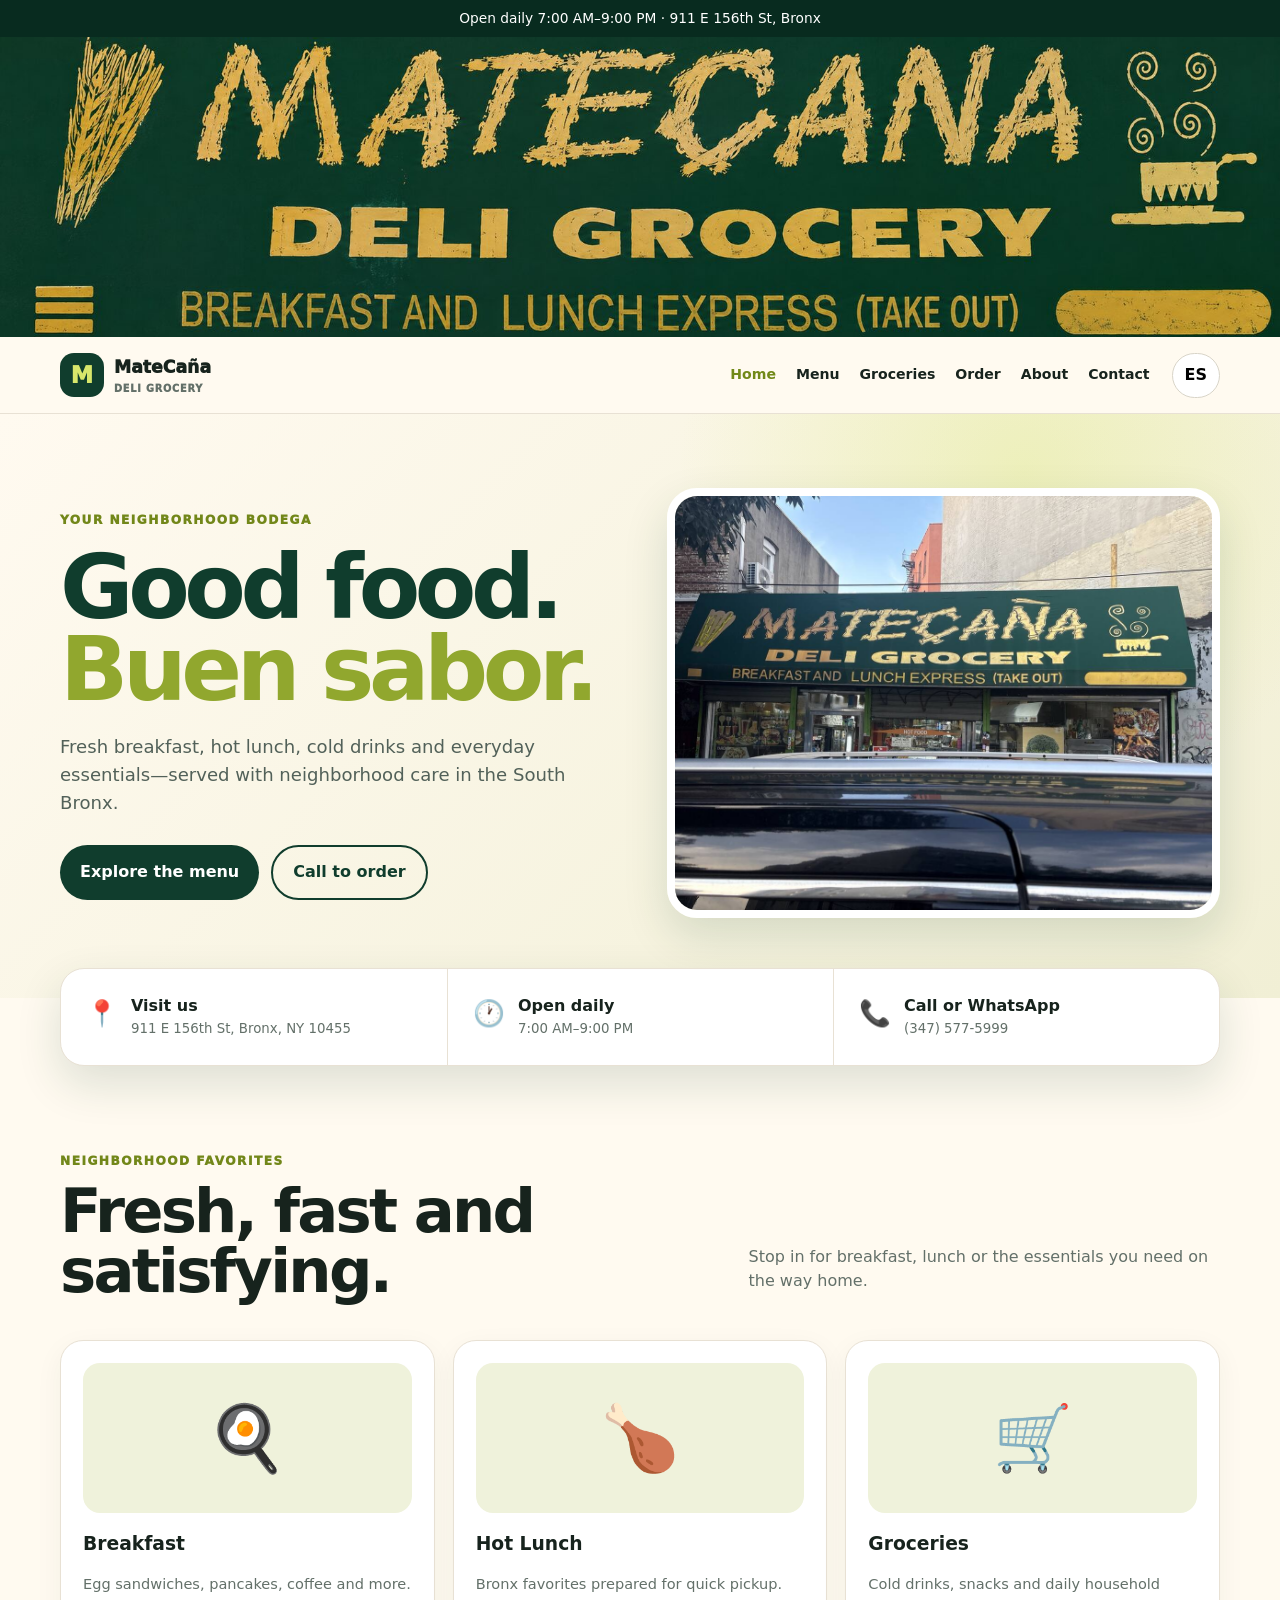
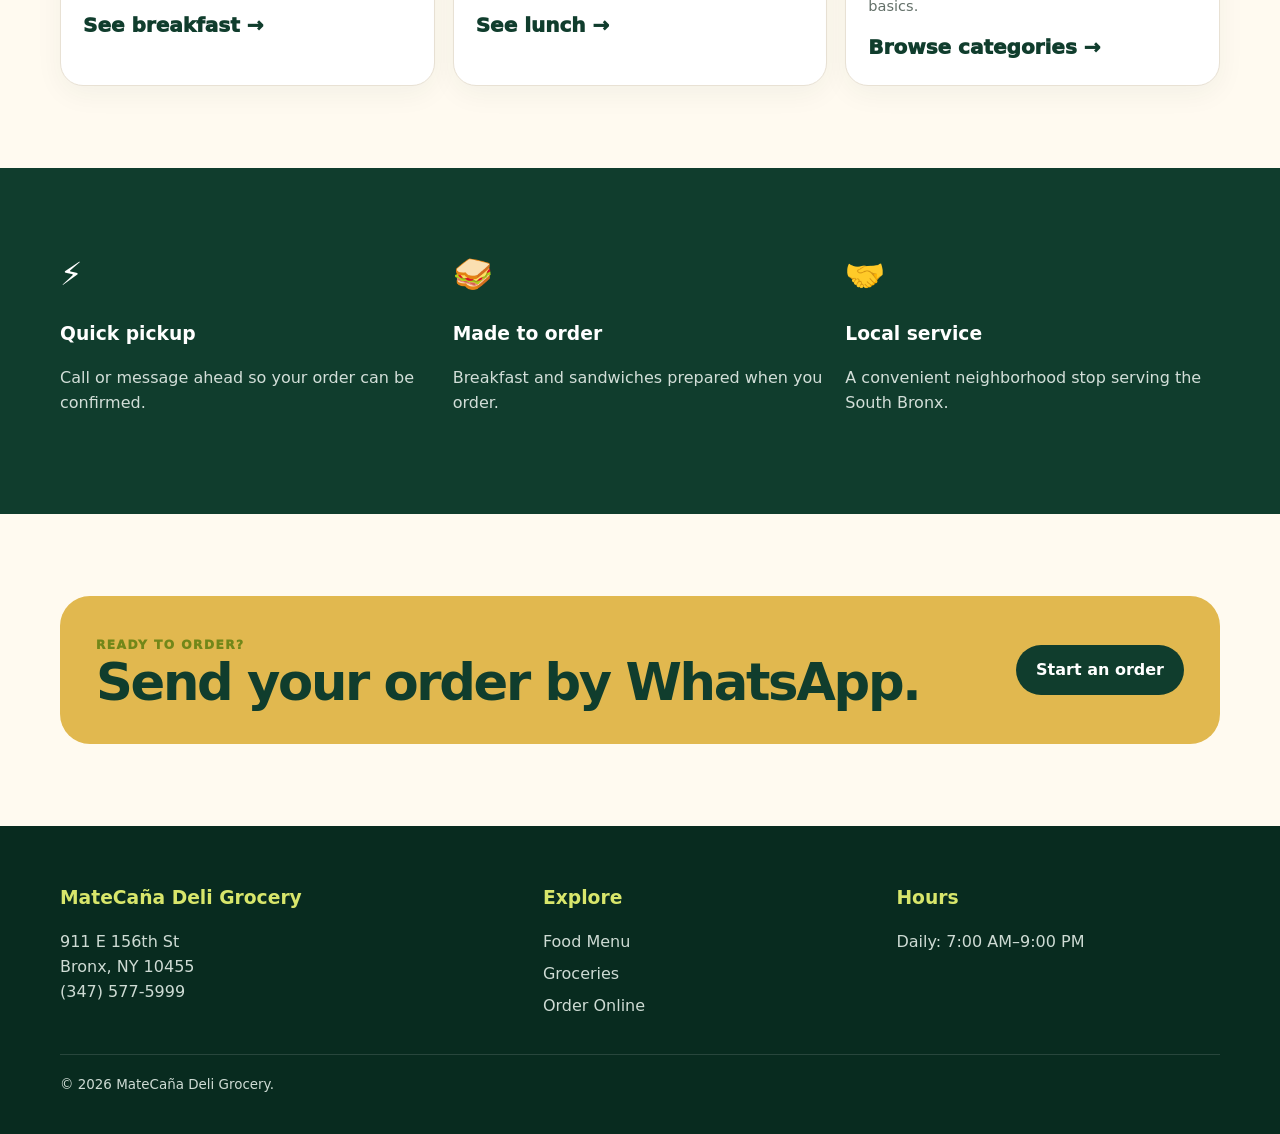
<file: index.html>
<!doctype html><html lang="en"><head><meta charset="utf-8"><meta name="viewport" content="width=device-width,initial-scale=1"><meta name="description" content="MateCaña Deli Grocery in the Bronx—breakfast, lunch, groceries and neighborhood essentials."><title>MateCaña Deli Grocery | Bronx, NY</title><link rel="stylesheet" href="styles.css?v=2"></head><body>
<div class="topbar" data-en="Open daily 7:00 AM–9:00 PM · 911 E 156th St, Bronx" data-es="Abierto todos los días 7:00 AM–9:00 PM · 911 E 156th St, Bronx">Open daily 7:00 AM–9:00 PM · 911 E 156th St, Bronx</div><a class="original-banner" href="index.html" aria-label="MateCaña home"><img src="assets/matecana-original-banner.jpg" alt="MateCaña Deli Grocery — Breakfast and Lunch Express"></a>
<nav class="nav"><div class="wrap navin"><a class="brand" href="index.html"><span class="brandmark">M</span><div>MateCaña<small>Deli Grocery</small></div></a><div class="links"><a class="active" href="index.html" data-en="Home" data-es="Inicio">Home</a><a href="menu.html" data-en="Menu" data-es="Menú">Menu</a><a href="groceries.html" data-en="Groceries" data-es="Productos">Groceries</a><a href="order.html" data-en="Order" data-es="Ordenar">Order</a><a href="about.html" data-en="About" data-es="Nosotros">About</a><a href="contact.html" data-en="Contact" data-es="Contacto">Contact</a></div><button class="lang">ES</button><button class="menu-toggle" aria-label="Menu">☰</button></div></nav>
<main><header class="hero"><div class="wrap hero-grid"><div><span class="eyebrow" data-en="Your neighborhood bodega" data-es="Tu bodega del vecindario">Your neighborhood bodega</span><h1>Good food.<br><em>Buen sabor.</em></h1><p class="lead" data-en="Fresh breakfast, hot lunch, cold drinks and everyday essentials—served with neighborhood care in the South Bronx." data-es="Desayuno fresco, almuerzo caliente, bebidas frías y productos diarios—servidos con cariño en el Sur del Bronx.">Fresh breakfast, hot lunch, cold drinks and everyday essentials—served with neighborhood care in the South Bronx.</p><div class="actions"><a class="button" href="menu.html" data-en="Explore the menu" data-es="Ver el menú">Explore the menu</a><a class="button outline" href="tel:+13475775999" data-en="Call to order" data-es="Llamar para ordenar">Call to order</a></div></div><img class="storefront" src="assets/matecana-storefront.jpeg" alt="MateCaña Deli Grocery storefront"></div></header>
<div class="quick"><div class="wrap quickgrid"><div class="quickitem"><span>📍</span><div><b data-en="Visit us" data-es="Visítanos">Visit us</b><small>911 E 156th St, Bronx, NY 10455</small></div></div><div class="quickitem"><span>🕐</span><div><b data-en="Open daily" data-es="Abierto todos los días">Open daily</b><small>7:00 AM–9:00 PM</small></div></div><div class="quickitem"><span>📞</span><div><b data-en="Call or WhatsApp" data-es="Llama o WhatsApp">Call or WhatsApp</b><small>(347) 577-5999</small></div></div></div></div>
<section><div class="wrap"><div class="sectionhead"><div><span class="kicker" data-en="Neighborhood favorites" data-es="Favoritos del barrio">Neighborhood favorites</span><h2 data-en="Fresh, fast and satisfying." data-es="Fresco, rápido y sabroso.">Fresh, fast and satisfying.</h2></div><p data-en="Stop in for breakfast, lunch or the essentials you need on the way home." data-es="Pasa por desayuno, almuerzo o los productos que necesitas de camino a casa.">Stop in for breakfast, lunch or the essentials you need on the way home.</p></div><div class="grid3"><article class="card"><div class="art">🍳</div><h3 data-en="Breakfast" data-es="Desayuno">Breakfast</h3><p data-en="Egg sandwiches, pancakes, coffee and more." data-es="Sándwiches de huevo, pancakes, café y más.">Egg sandwiches, pancakes, coffee and more.</p><a class="price" href="menu.html" data-en="See breakfast →" data-es="Ver desayuno →">See breakfast →</a></article><article class="card"><div class="art">🍗</div><h3 data-en="Hot Lunch" data-es="Almuerzo Caliente">Hot Lunch</h3><p data-en="Bronx favorites prepared for quick pickup." data-es="Favoritos del Bronx preparados para recogida rápida.">Bronx favorites prepared for quick pickup.</p><a class="price" href="menu.html" data-en="See lunch →" data-es="Ver almuerzo →">See lunch →</a></article><article class="card"><div class="art">🛒</div><h3 data-en="Groceries" data-es="Productos">Groceries</h3><p data-en="Cold drinks, snacks and daily household basics." data-es="Bebidas frías, meriendas y artículos básicos.">Cold drinks, snacks and daily household basics.</p><a class="price" href="groceries.html" data-en="Browse categories →" data-es="Ver categorías →">Browse categories →</a></article></div></div></section>
<section class="dark"><div class="wrap grid3"><div><span class="featureicon">⚡</span><h3 data-en="Quick pickup" data-es="Recogida rápida">Quick pickup</h3><p data-en="Call or message ahead so your order can be confirmed." data-es="Llama o escribe antes para confirmar tu orden.">Call or message ahead so your order can be confirmed.</p></div><div><span class="featureicon">🥪</span><h3 data-en="Made to order" data-es="Hecho al momento">Made to order</h3><p data-en="Breakfast and sandwiches prepared when you order." data-es="Desayunos y sándwiches preparados al ordenar.">Breakfast and sandwiches prepared when you order.</p></div><div><span class="featureicon">🤝</span><h3 data-en="Local service" data-es="Servicio local">Local service</h3><p data-en="A convenient neighborhood stop serving the South Bronx." data-es="Una parada conveniente que sirve al Sur del Bronx.">A convenient neighborhood stop serving the South Bronx.</p></div></div></section>
<section><div class="wrap cta"><div><span class="kicker" data-en="Ready to order?" data-es="¿Listo para ordenar?">Ready to order?</span><h2 data-en="Send your order by WhatsApp." data-es="Envía tu orden por WhatsApp.">Send your order by WhatsApp.</h2></div><a class="button" href="https://wa.me/13475775999" target="_blank" rel="noopener" data-en="Start an order" data-es="Comenzar una orden">Start an order</a></div></section></main>
<footer class="footer"><div class="wrap footergrid"><div><h3>MateCaña Deli Grocery</h3><p>911 E 156th St<br>Bronx, NY 10455<br>(347) 577-5999</p></div><div><h3 data-en="Explore" data-es="Explorar">Explore</h3><a href="menu.html" data-en="Food Menu" data-es="Menú de Comida">Food Menu</a><a href="groceries.html" data-en="Groceries" data-es="Productos">Groceries</a><a href="order.html" data-en="Order Online" data-es="Ordenar">Order Online</a></div><div><h3 data-en="Hours" data-es="Horario">Hours</h3><p data-en="Daily: 7:00 AM–9:00 PM" data-es="Todos los días: 7:00 AM–9:00 PM">Daily: 7:00 AM–9:00 PM</p></div></div><div class="wrap copyright">© <span data-year></span> MateCaña Deli Grocery.</div></footer><script src="site.js"></script></body></html>
</file>
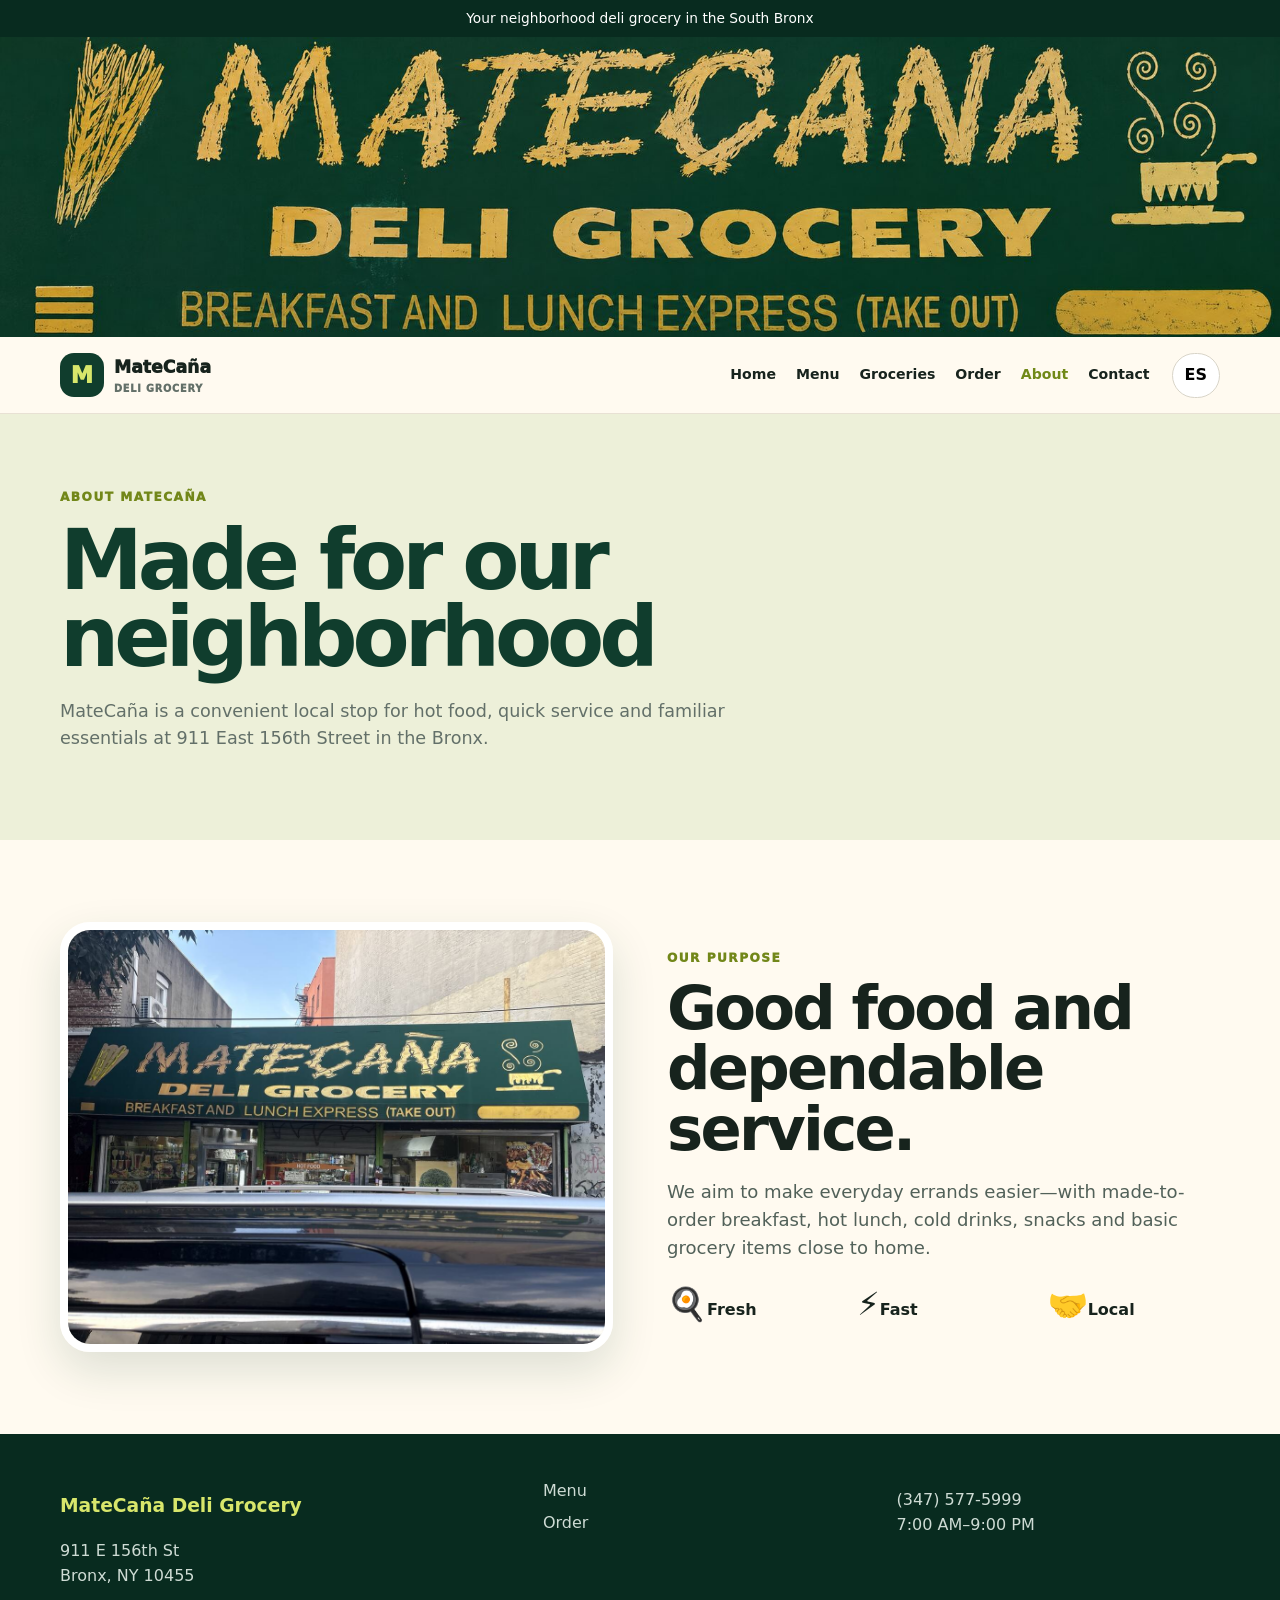
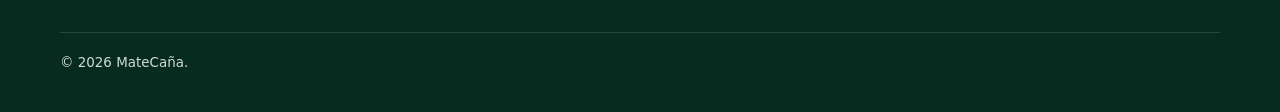
<file: about.html>
<!doctype html><html lang="en"><head><meta charset="utf-8"><meta name="viewport" content="width=device-width,initial-scale=1"><meta name="description" content="About MateCaña Deli Grocery in the South Bronx."><title>About Us | MateCaña</title><link rel="stylesheet" href="styles.css?v=2"></head><body><div class="topbar" data-en="Your neighborhood deli grocery in the South Bronx" data-es="Tu deli grocery del vecindario en el Sur del Bronx">Your neighborhood deli grocery in the South Bronx</div><a class="original-banner" href="index.html" aria-label="MateCaña home"><img src="assets/matecana-original-banner.jpg" alt="MateCaña Deli Grocery — Breakfast and Lunch Express"></a><nav class="nav"><div class="wrap navin"><a class="brand" href="index.html"><span class="brandmark">M</span><div>MateCaña<small>Deli Grocery</small></div></a><div class="links"><a href="index.html" data-en="Home" data-es="Inicio">Home</a><a href="menu.html" data-en="Menu" data-es="Menú">Menu</a><a href="groceries.html" data-en="Groceries" data-es="Productos">Groceries</a><a href="order.html" data-en="Order" data-es="Ordenar">Order</a><a class="active" href="about.html" data-en="About" data-es="Nosotros">About</a><a href="contact.html" data-en="Contact" data-es="Contacto">Contact</a></div><button class="lang">ES</button><button class="menu-toggle" aria-label="Menu">☰</button></div></nav><main><header class="pagehero"><div class="wrap"><span class="kicker" data-en="About MateCaña" data-es="Sobre MateCaña">About MateCaña</span><h1 data-en="Made for our neighborhood" data-es="Hecho para nuestro vecindario">Made for our neighborhood</h1><p data-en="MateCaña is a convenient local stop for hot food, quick service and familiar essentials at 911 East 156th Street in the Bronx." data-es="MateCaña es una parada local conveniente para comida caliente, servicio rápido y productos esenciales en 911 East 156th Street en el Bronx.">MateCaña is a convenient local stop for hot food, quick service and familiar essentials at 911 East 156th Street in the Bronx.</p></div></header><section><div class="wrap hero-grid"><img class="storefront" src="assets/matecana-storefront.jpeg" alt="MateCaña storefront"><div><span class="kicker" data-en="Our purpose" data-es="Nuestro propósito">Our purpose</span><h2 data-en="Good food and dependable service." data-es="Buena comida y servicio confiable.">Good food and dependable service.</h2><p class="lead" data-en="We aim to make everyday errands easier—with made-to-order breakfast, hot lunch, cold drinks, snacks and basic grocery items close to home." data-es="Queremos facilitar las diligencias diarias—con desayuno al momento, almuerzo caliente, bebidas frías, meriendas y productos básicos cerca de casa.">We aim to make everyday errands easier—with made-to-order breakfast, hot lunch, cold drinks, snacks and basic grocery items close to home.</p><div class="grid3"><div><span class="featureicon">🍳</span><b data-en="Fresh" data-es="Fresco">Fresh</b></div><div><span class="featureicon">⚡</span><b data-en="Fast" data-es="Rápido">Fast</b></div><div><span class="featureicon">🤝</span><b data-en="Local" data-es="Local">Local</b></div></div></div></div></section></main><footer class="footer"><div class="wrap footergrid"><div><h3>MateCaña Deli Grocery</h3><p>911 E 156th St<br>Bronx, NY 10455</p></div><div><a href="menu.html" data-en="Menu" data-es="Menú">Menu</a><a href="order.html" data-en="Order" data-es="Ordenar">Order</a></div><div><p>(347) 577-5999<br>7:00 AM–9:00 PM</p></div></div><div class="wrap copyright">© <span data-year></span> MateCaña.</div></footer><script src="site.js"></script></body></html>
</file>
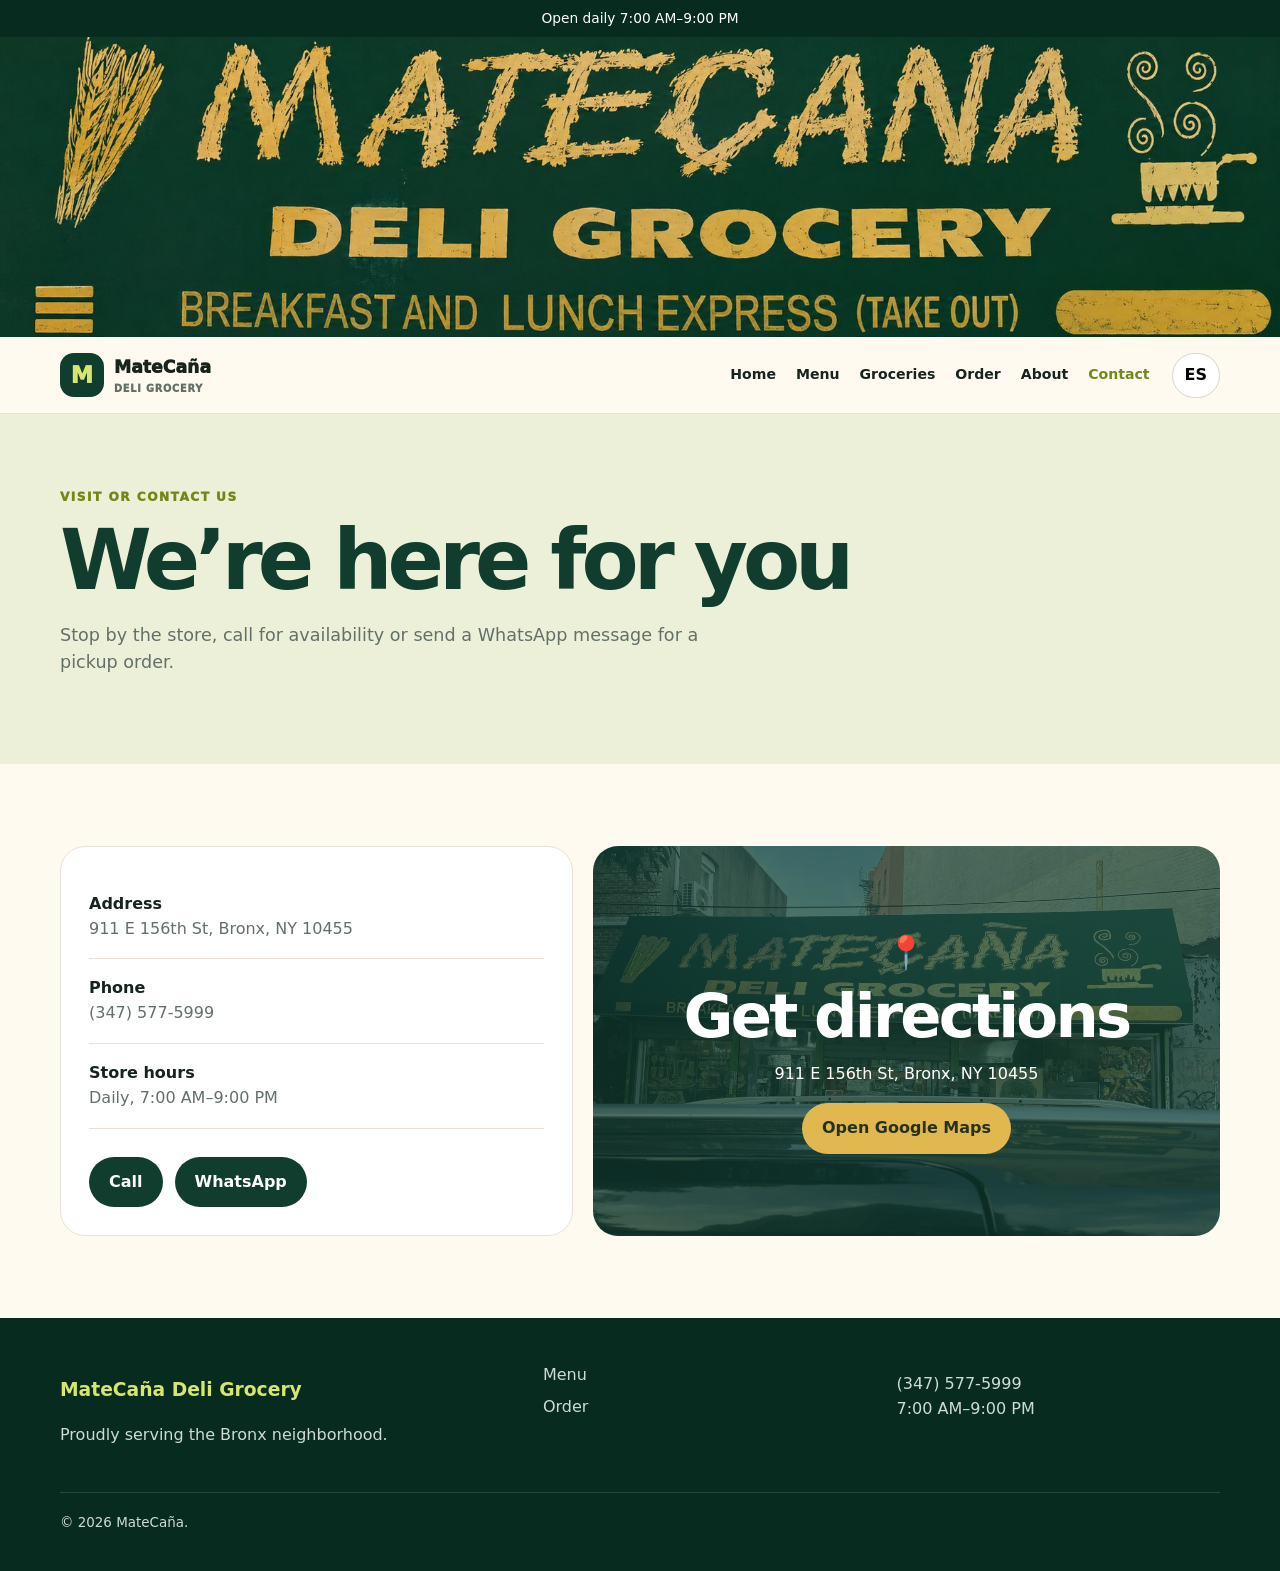
<file: contact.html>
<!doctype html><html lang="en"><head><meta charset="utf-8"><meta name="viewport" content="width=device-width,initial-scale=1"><meta name="description" content="Visit or contact MateCaña Deli Grocery in the Bronx."><title>Contact & Hours | MateCaña</title><link rel="stylesheet" href="styles.css?v=2"></head><body><div class="topbar" data-en="Open daily 7:00 AM–9:00 PM" data-es="Abierto todos los días 7:00 AM–9:00 PM">Open daily 7:00 AM–9:00 PM</div><a class="original-banner" href="index.html" aria-label="MateCaña home"><img src="assets/matecana-original-banner.jpg" alt="MateCaña Deli Grocery — Breakfast and Lunch Express"></a><nav class="nav"><div class="wrap navin"><a class="brand" href="index.html"><span class="brandmark">M</span><div>MateCaña<small>Deli Grocery</small></div></a><div class="links"><a href="index.html" data-en="Home" data-es="Inicio">Home</a><a href="menu.html" data-en="Menu" data-es="Menú">Menu</a><a href="groceries.html" data-en="Groceries" data-es="Productos">Groceries</a><a href="order.html" data-en="Order" data-es="Ordenar">Order</a><a href="about.html" data-en="About" data-es="Nosotros">About</a><a class="active" href="contact.html" data-en="Contact" data-es="Contacto">Contact</a></div><button class="lang">ES</button><button class="menu-toggle" aria-label="Menu">☰</button></div></nav><main><header class="pagehero"><div class="wrap"><span class="kicker" data-en="Visit or contact us" data-es="Visítanos o contáctanos">Visit or contact us</span><h1 data-en="We’re here for you" data-es="Estamos aquí para ti">We’re here for you</h1><p data-en="Stop by the store, call for availability or send a WhatsApp message for a pickup order." data-es="Visita la tienda, llama para disponibilidad o envía un mensaje por WhatsApp para recoger una orden.">Stop by the store, call for availability or send a WhatsApp message for a pickup order.</p></div></header><section><div class="wrap contactgrid"><div class="info"><div class="inforow"><b data-en="Address" data-es="Dirección">Address</b><span>911 E 156th St, Bronx, NY 10455</span></div><div class="inforow"><b data-en="Phone" data-es="Teléfono">Phone</b><span><a href="tel:+13475775999">(347) 577-5999</a></span></div><div class="inforow"><b data-en="Store hours" data-es="Horario">Store hours</b><span data-en="Daily, 7:00 AM–9:00 PM" data-es="Todos los días, 7:00 AM–9:00 PM">Daily, 7:00 AM–9:00 PM</span></div><div class="actions"><a class="button" href="tel:+13475775999" data-en="Call" data-es="Llamar">Call</a><a class="button" href="https://wa.me/13475775999" target="_blank" rel="noopener">WhatsApp</a></div></div><a class="maplink" href="https://www.google.com/maps/search/?api=1&query=911+E+156th+St+Bronx+NY+10455" target="_blank" rel="noopener"><div><span class="featureicon">📍</span><h2 data-en="Get directions" data-es="Cómo llegar">Get directions</h2><p>911 E 156th St, Bronx, NY 10455</p><span class="button gold" data-en="Open Google Maps" data-es="Abrir Google Maps">Open Google Maps</span></div></a></div></section></main><footer class="footer"><div class="wrap footergrid"><div><h3>MateCaña Deli Grocery</h3><p data-en="Proudly serving the Bronx neighborhood." data-es="Sirviendo con orgullo al vecindario del Bronx.">Proudly serving the Bronx neighborhood.</p></div><div><a href="menu.html" data-en="Menu" data-es="Menú">Menu</a><a href="order.html" data-en="Order" data-es="Ordenar">Order</a></div><div><p>(347) 577-5999<br>7:00 AM–9:00 PM</p></div></div><div class="wrap copyright">© <span data-year></span> MateCaña.</div></footer><script src="site.js"></script></body></html>
</file>
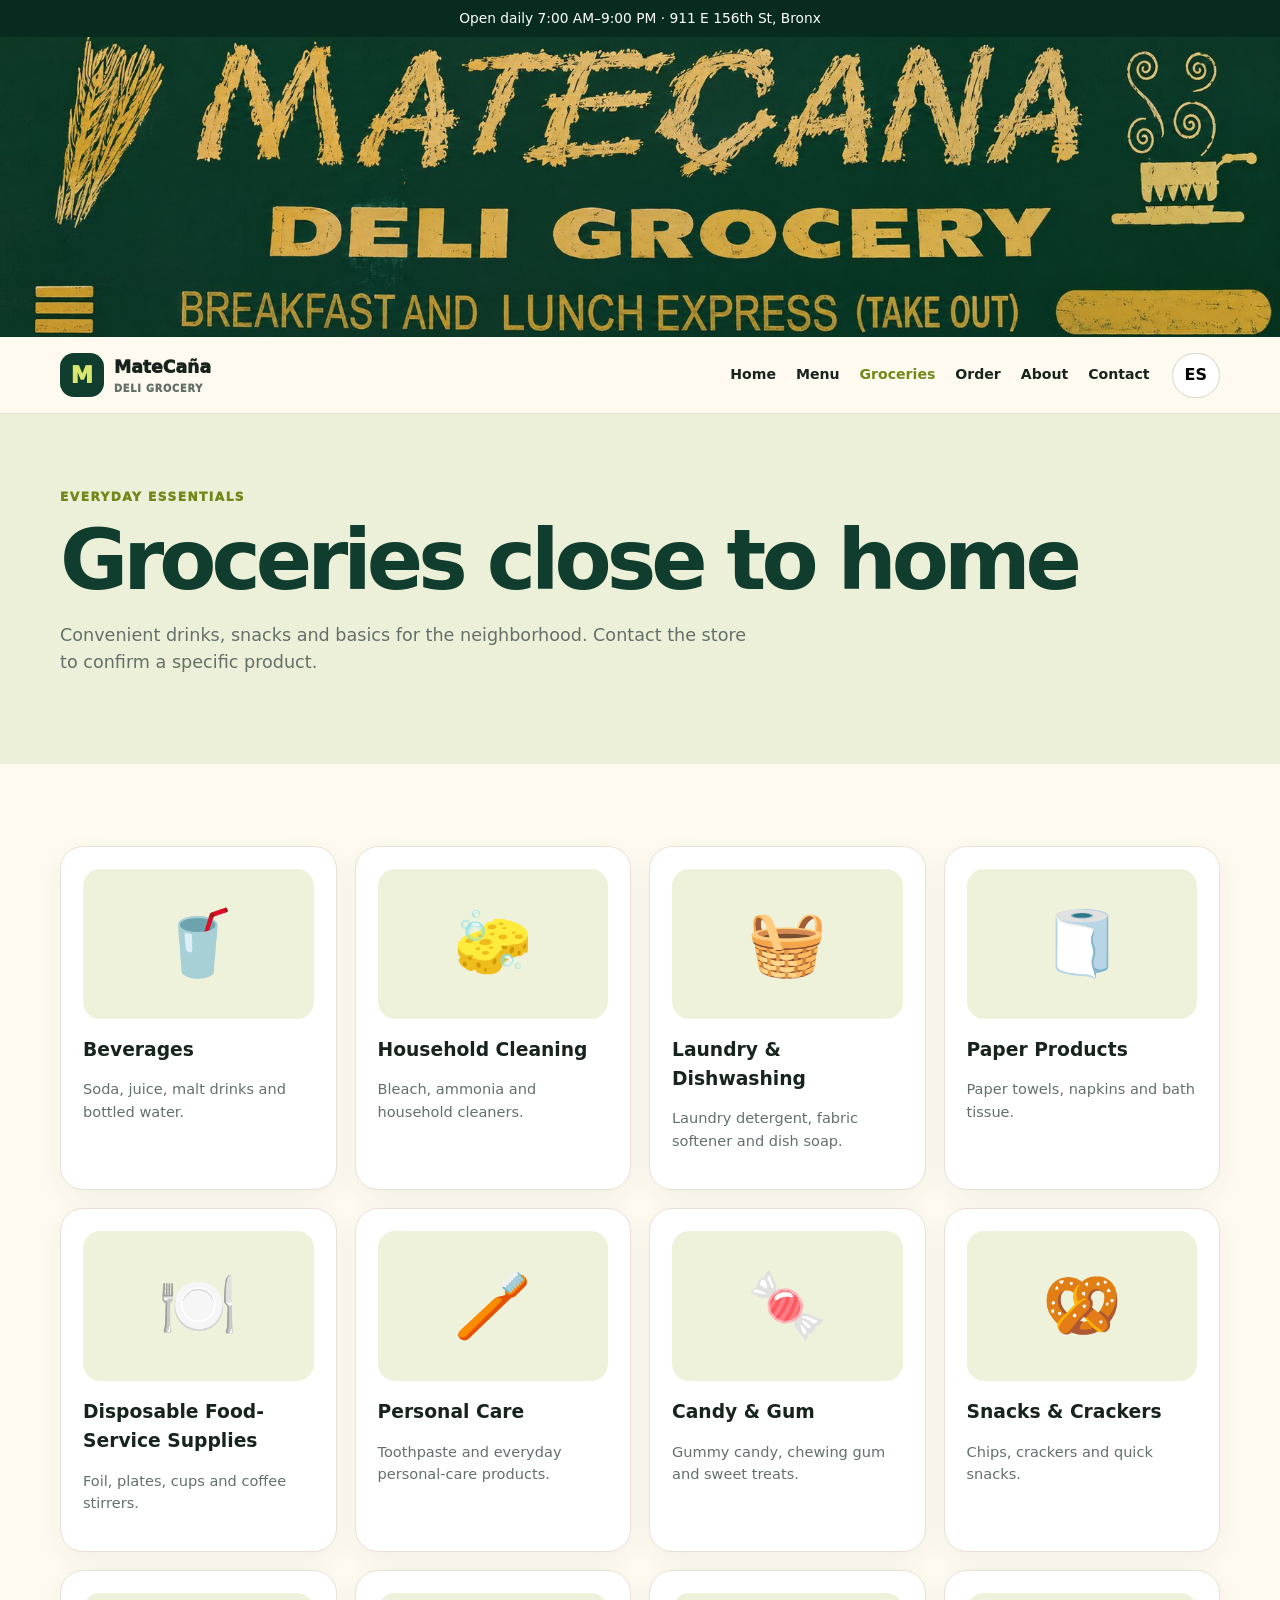
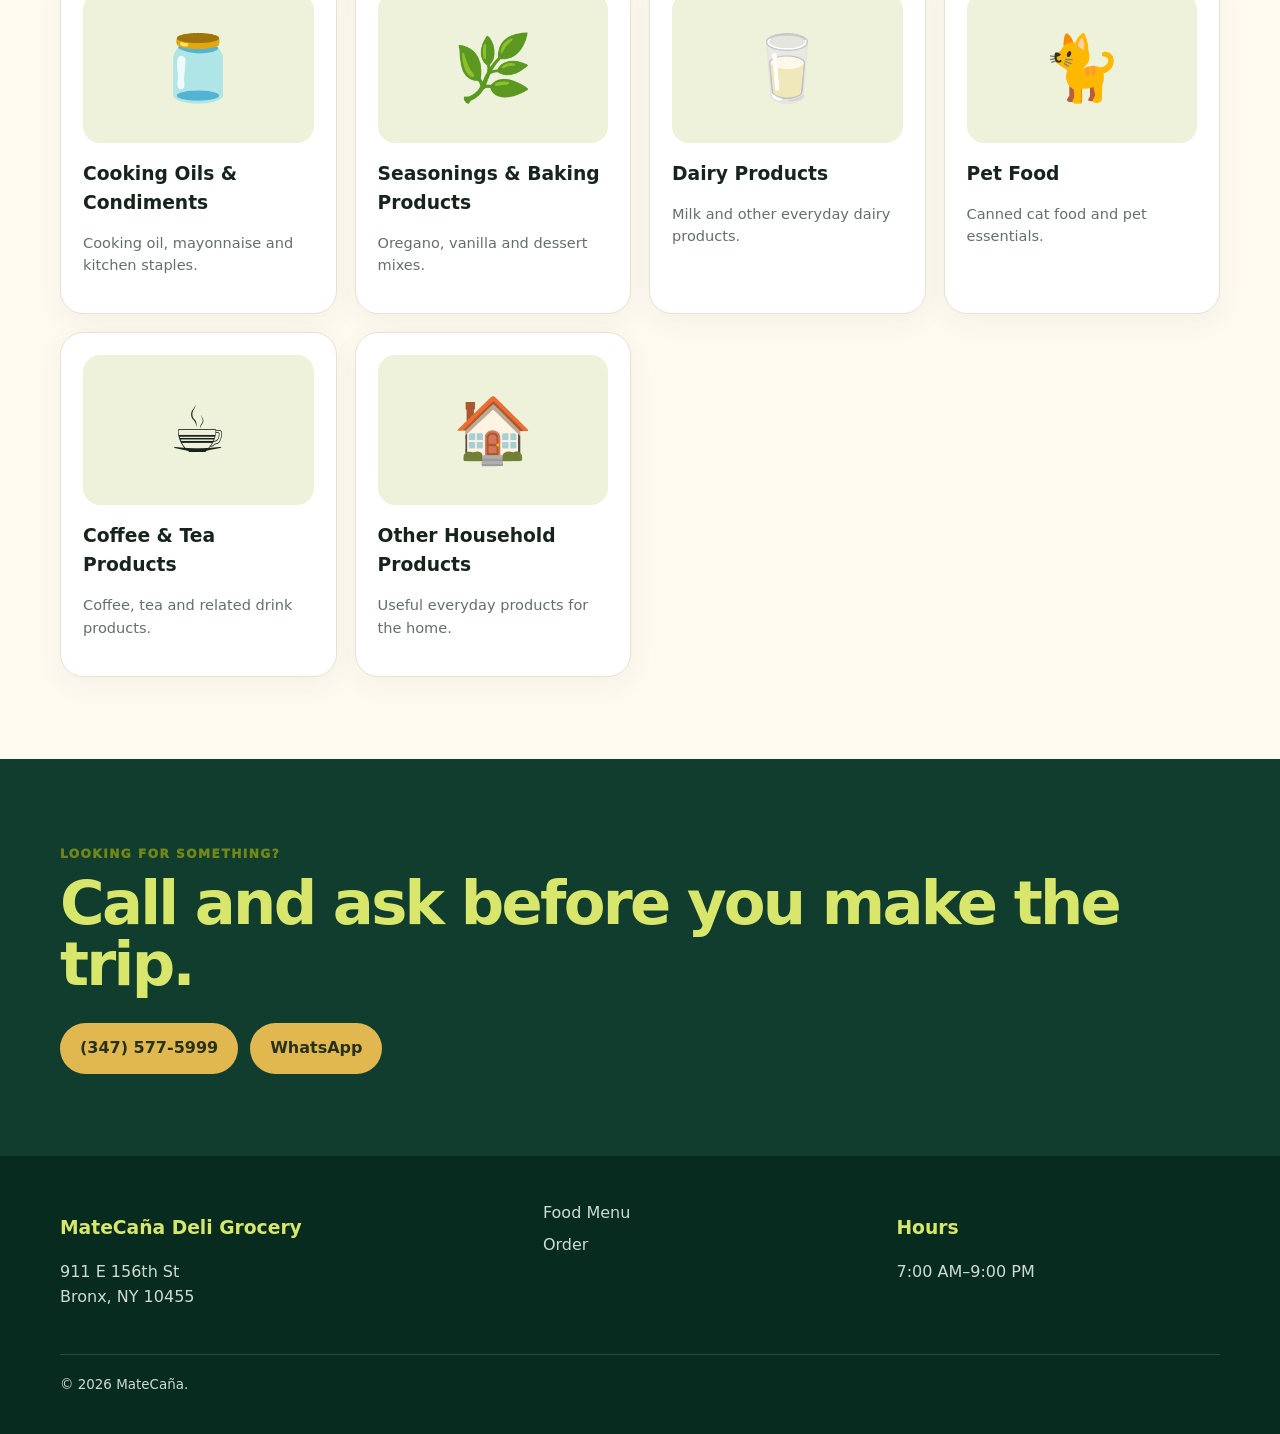
<file: groceries.html>
<!doctype html><html lang="en"><head><meta charset="utf-8"><meta name="viewport" content="width=device-width,initial-scale=1"><meta name="description" content="Groceries and essentials available at MateCaña Deli Grocery."><title>Groceries | MateCaña</title><link rel="stylesheet" href="styles.css?v=2"></head><body><div class="topbar" data-en="Open daily 7:00 AM–9:00 PM · 911 E 156th St, Bronx" data-es="Abierto todos los días 7:00 AM–9:00 PM · 911 E 156th St, Bronx">Open daily 7:00 AM–9:00 PM · 911 E 156th St, Bronx</div><a class="original-banner" href="index.html" aria-label="MateCaña home"><img src="assets/matecana-original-banner.jpg" alt="MateCaña Deli Grocery — Breakfast and Lunch Express"></a><nav class="nav"><div class="wrap navin"><a class="brand" href="index.html"><span class="brandmark">M</span><div>MateCaña<small>Deli Grocery</small></div></a><div class="links"><a href="index.html" data-en="Home" data-es="Inicio">Home</a><a href="menu.html" data-en="Menu" data-es="Menú">Menu</a><a class="active" href="groceries.html" data-en="Groceries" data-es="Productos">Groceries</a><a href="order.html" data-en="Order" data-es="Ordenar">Order</a><a href="about.html" data-en="About" data-es="Nosotros">About</a><a href="contact.html" data-en="Contact" data-es="Contacto">Contact</a></div><button class="lang">ES</button><button class="menu-toggle" aria-label="Menu">☰</button></div></nav><main><header class="pagehero"><div class="wrap"><span class="kicker" data-en="Everyday essentials" data-es="Productos diarios">Everyday essentials</span><h1 data-en="Groceries close to home" data-es="Productos cerca de casa">Groceries close to home</h1><p data-en="Convenient drinks, snacks and basics for the neighborhood. Contact the store to confirm a specific product." data-es="Bebidas, meriendas y artículos básicos para el vecindario. Contacta la tienda para confirmar un producto específico.">Convenient drinks, snacks and basics for the neighborhood. Contact the store to confirm a specific product.</p></div></header><section><div class="wrap grid4"><article class="card"><div class="art">🥤</div><h3 data-en="Beverages" data-es="Bebidas">Beverages</h3><p data-en="Soda, juice, malt drinks and bottled water." data-es="Refrescos, jugos, maltas y agua embotellada.">Soda, juice, malt drinks and bottled water.</p></article><article class="card"><div class="art">🧽</div><h3 data-en="Household Cleaning" data-es="Limpieza del Hogar">Household Cleaning</h3><p data-en="Bleach, ammonia and household cleaners." data-es="Cloro, amoníaco y limpiadores para el hogar.">Bleach, ammonia and household cleaners.</p></article><article class="card"><div class="art">🧺</div><h3 data-en="Laundry & Dishwashing" data-es="Lavandería y Lavaplatos">Laundry & Dishwashing</h3><p data-en="Laundry detergent, fabric softener and dish soap." data-es="Detergente, suavizante y jabón para platos.">Laundry detergent, fabric softener and dish soap.</p></article><article class="card"><div class="art">🧻</div><h3 data-en="Paper Products" data-es="Productos de Papel">Paper Products</h3><p data-en="Paper towels, napkins and bath tissue." data-es="Toallas de papel, servilletas y papel de baño.">Paper towels, napkins and bath tissue.</p></article><article class="card"><div class="art">🍽️</div><h3 data-en="Disposable Food-Service Supplies" data-es="Suministros Desechables">Disposable Food-Service Supplies</h3><p data-en="Foil, plates, cups and coffee stirrers." data-es="Papel aluminio, platos, vasos y mezcladores de café.">Foil, plates, cups and coffee stirrers.</p></article><article class="card"><div class="art">🪥</div><h3 data-en="Personal Care" data-es="Cuidado Personal">Personal Care</h3><p data-en="Toothpaste and everyday personal-care products." data-es="Pasta dental y productos diarios de cuidado personal.">Toothpaste and everyday personal-care products.</p></article><article class="card"><div class="art">🍬</div><h3 data-en="Candy & Gum" data-es="Dulces y Chicles">Candy & Gum</h3><p data-en="Gummy candy, chewing gum and sweet treats." data-es="Gomitas, chicles y otros dulces.">Gummy candy, chewing gum and sweet treats.</p></article><article class="card"><div class="art">🥨</div><h3 data-en="Snacks & Crackers" data-es="Meriendas y Galletas">Snacks & Crackers</h3><p data-en="Chips, crackers and quick snacks." data-es="Papas, galletas saladas y meriendas rápidas.">Chips, crackers and quick snacks.</p></article><article class="card"><div class="art">🫙</div><h3 data-en="Cooking Oils & Condiments" data-es="Aceites y Condimentos">Cooking Oils & Condiments</h3><p data-en="Cooking oil, mayonnaise and kitchen staples." data-es="Aceite de cocinar, mayonesa y productos básicos de cocina.">Cooking oil, mayonnaise and kitchen staples.</p></article><article class="card"><div class="art">🌿</div><h3 data-en="Seasonings & Baking Products" data-es="Sazones y Repostería">Seasonings & Baking Products</h3><p data-en="Oregano, vanilla and dessert mixes." data-es="Orégano, vainilla y mezclas para postres.">Oregano, vanilla and dessert mixes.</p></article><article class="card"><div class="art">🥛</div><h3 data-en="Dairy Products" data-es="Productos Lácteos">Dairy Products</h3><p data-en="Milk and other everyday dairy products." data-es="Leche y otros productos lácteos de uso diario.">Milk and other everyday dairy products.</p></article><article class="card"><div class="art">🐈</div><h3 data-en="Pet Food" data-es="Alimentos para Mascotas">Pet Food</h3><p data-en="Canned cat food and pet essentials." data-es="Comida enlatada para gatos y artículos para mascotas.">Canned cat food and pet essentials.</p></article><article class="card"><div class="art">☕</div><h3 data-en="Coffee & Tea Products" data-es="Productos de Café y Té">Coffee & Tea Products</h3><p data-en="Coffee, tea and related drink products." data-es="Café, té y productos relacionados.">Coffee, tea and related drink products.</p></article><article class="card"><div class="art">🏠</div><h3 data-en="Other Household Products" data-es="Otros Productos del Hogar">Other Household Products</h3><p data-en="Useful everyday products for the home." data-es="Productos útiles para todos los días en el hogar.">Useful everyday products for the home.</p></article></div></section><section class="dark"><div class="wrap"><span class="kicker" data-en="Looking for something?" data-es="¿Buscas algo?">Looking for something?</span><h2 data-en="Call and ask before you make the trip." data-es="Llama y pregunta antes de hacer el viaje.">Call and ask before you make the trip.</h2><div class="actions"><a class="button gold" href="tel:+13475775999">(347) 577-5999</a><a class="button gold" href="https://wa.me/13475775999" target="_blank" rel="noopener">WhatsApp</a></div></div></section></main><footer class="footer"><div class="wrap footergrid"><div><h3>MateCaña Deli Grocery</h3><p>911 E 156th St<br>Bronx, NY 10455</p></div><div><a href="menu.html" data-en="Food Menu" data-es="Menú">Food Menu</a><a href="order.html" data-en="Order" data-es="Ordenar">Order</a></div><div><h3 data-en="Hours" data-es="Horario">Hours</h3><p>7:00 AM–9:00 PM</p></div></div><div class="wrap copyright">© <span data-year></span> MateCaña.</div></footer><script src="site.js"></script></body></html>
</file>
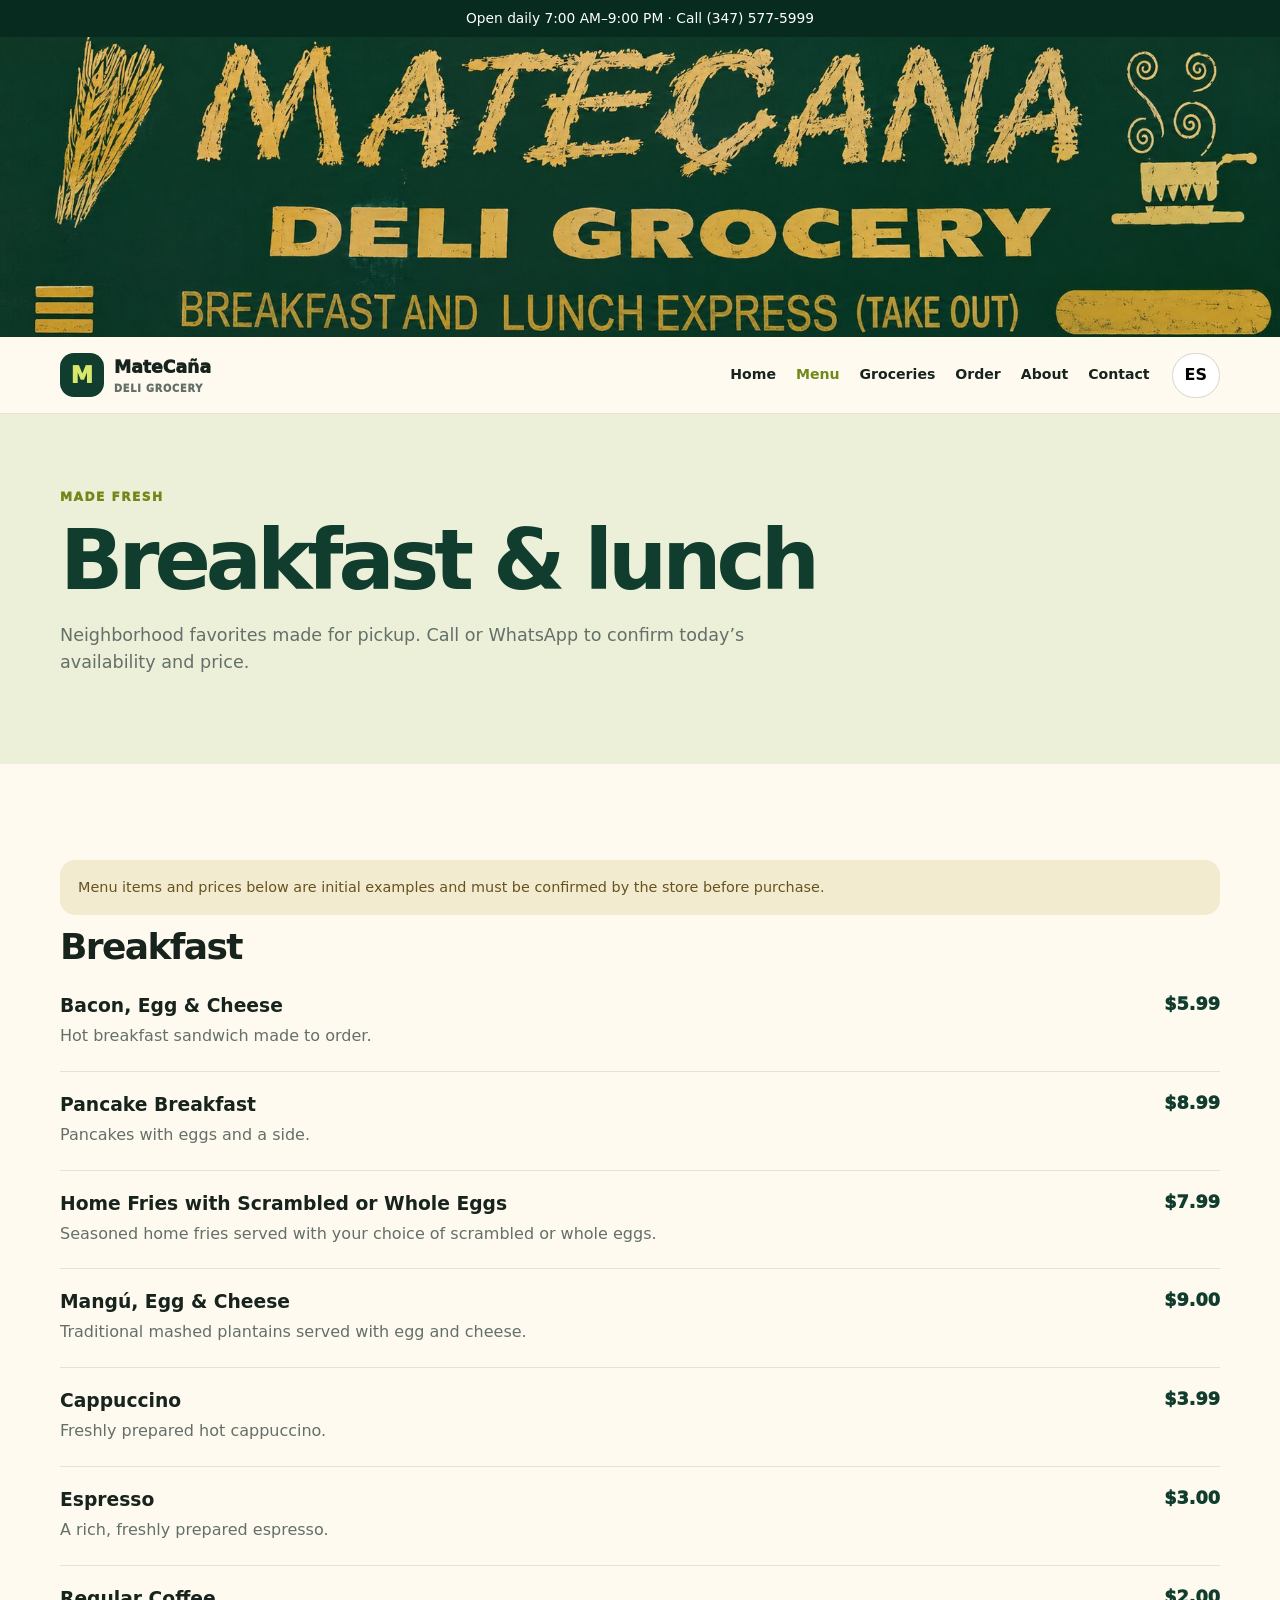
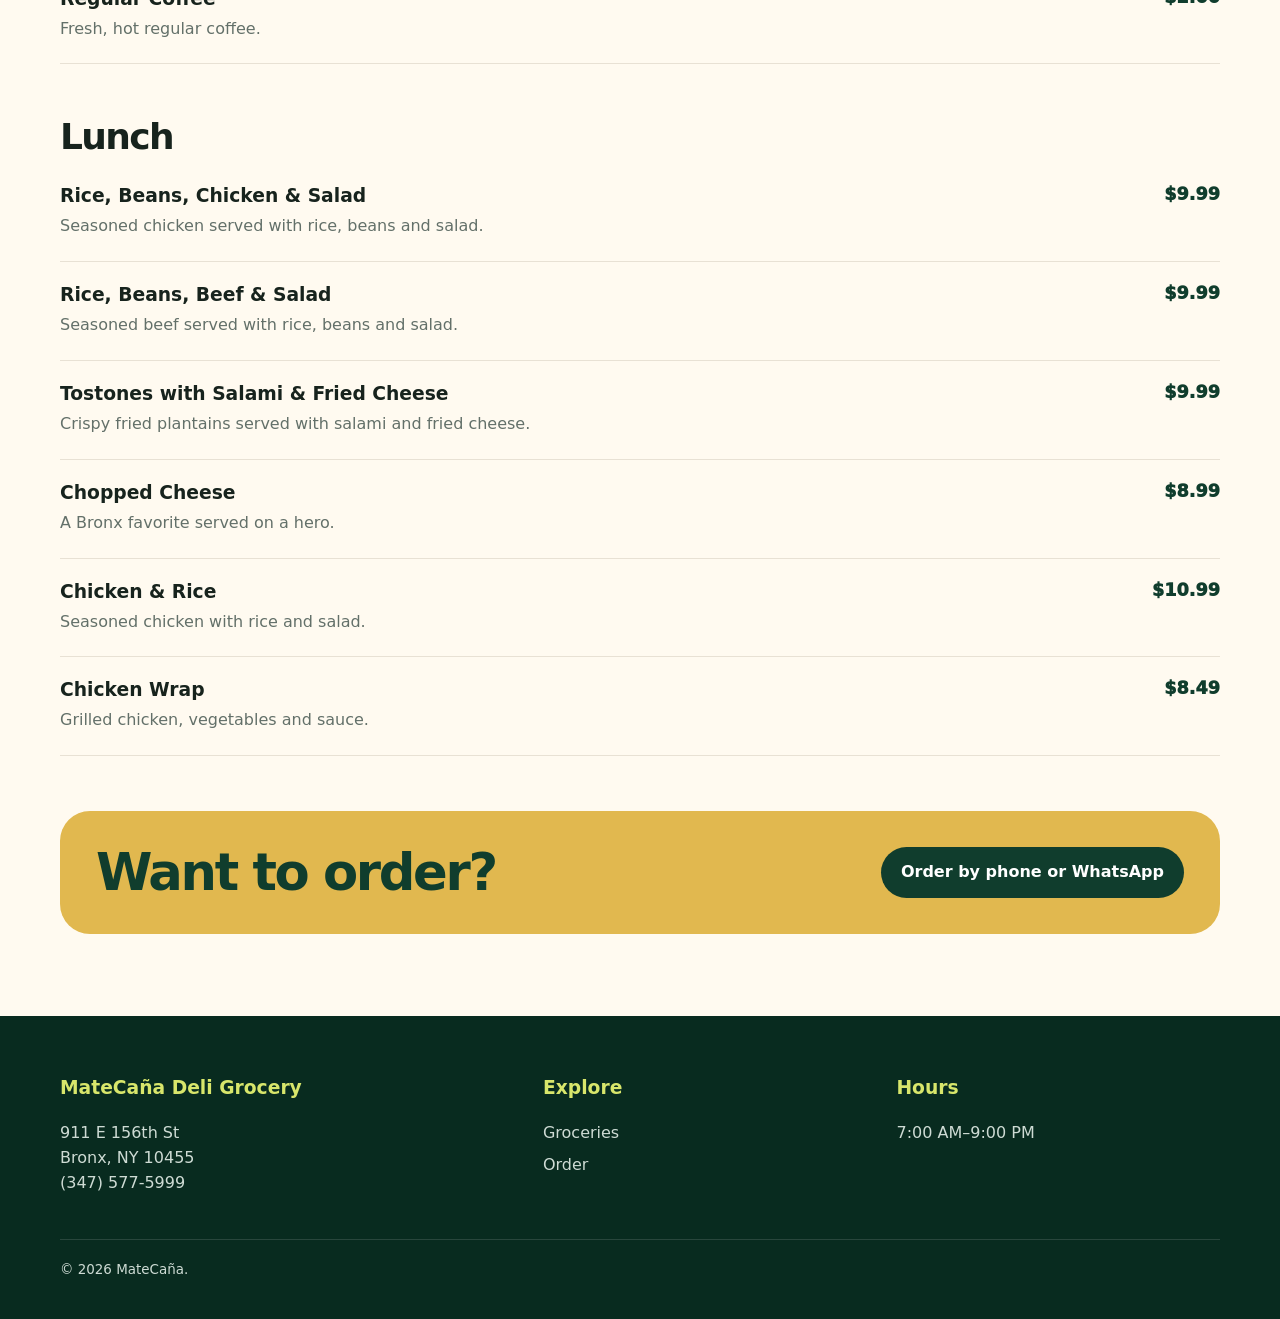
<file: menu.html>
<!doctype html><html lang="en"><head><meta charset="utf-8"><meta name="viewport" content="width=device-width,initial-scale=1"><meta name="description" content="Breakfast and lunch menu at MateCaña Deli Grocery."><title>Food Menu | MateCaña</title><link rel="stylesheet" href="styles.css?v=2"></head><body><div class="topbar" data-en="Open daily 7:00 AM–9:00 PM · Call (347) 577-5999" data-es="Abierto todos los días 7:00 AM–9:00 PM · Llama (347) 577-5999">Open daily 7:00 AM–9:00 PM · Call (347) 577-5999</div><a class="original-banner" href="index.html" aria-label="MateCaña home"><img src="assets/matecana-original-banner.jpg" alt="MateCaña Deli Grocery — Breakfast and Lunch Express"></a><nav class="nav"><div class="wrap navin"><a class="brand" href="index.html"><span class="brandmark">M</span><div>MateCaña<small>Deli Grocery</small></div></a><div class="links"><a href="index.html" data-en="Home" data-es="Inicio">Home</a><a class="active" href="menu.html" data-en="Menu" data-es="Menú">Menu</a><a href="groceries.html" data-en="Groceries" data-es="Productos">Groceries</a><a href="order.html" data-en="Order" data-es="Ordenar">Order</a><a href="about.html" data-en="About" data-es="Nosotros">About</a><a href="contact.html" data-en="Contact" data-es="Contacto">Contact</a></div><button class="lang">ES</button><button class="menu-toggle" aria-label="Menu">☰</button></div></nav>
<main><header class="pagehero"><div class="wrap"><span class="kicker" data-en="Made fresh" data-es="Preparado fresco">Made fresh</span><h1 data-en="Breakfast & lunch" data-es="Desayuno y almuerzo">Breakfast & lunch</h1><p data-en="Neighborhood favorites made for pickup. Call or WhatsApp to confirm today’s availability and price." data-es="Favoritos del barrio preparados para recoger. Llama o usa WhatsApp para confirmar disponibilidad y precio.">Neighborhood favorites made for pickup. Call or WhatsApp to confirm today’s availability and price.</p></div></header><section><div class="wrap"><p class="notice" data-en="Menu items and prices below are initial examples and must be confirmed by the store before purchase." data-es="Los artículos y precios son ejemplos iniciales y deben ser confirmados por la tienda antes de comprar.">Menu items and prices below are initial examples and must be confirmed by the store before purchase.</p><div class="category"><h2 data-en="Breakfast" data-es="Desayuno">Breakfast</h2><div class="menurow"><div><h3 data-en="Bacon, Egg & Cheese" data-es="Tocino, Huevo y Queso">Bacon, Egg & Cheese</h3><p data-en="Hot breakfast sandwich made to order." data-es="Sándwich caliente preparado al momento.">Hot breakfast sandwich made to order.</p></div><span class="menuprice">$5.99</span></div><div class="menurow"><div><h3 data-en="Pancake Breakfast" data-es="Desayuno de Pancakes">Pancake Breakfast</h3><p data-en="Pancakes with eggs and a side." data-es="Pancakes con huevos y acompañante.">Pancakes with eggs and a side.</p></div><span class="menuprice">$8.99</span></div><div class="menurow"><div><h3 data-en="Home Fries with Scrambled or Whole Eggs" data-es="Papas Caseras con Huevos Revueltos o Enteros">Home Fries with Scrambled or Whole Eggs</h3><p data-en="Seasoned home fries served with your choice of scrambled or whole eggs." data-es="Papas caseras sazonadas con huevos revueltos o enteros.">Seasoned home fries served with your choice of scrambled or whole eggs.</p></div><span class="menuprice">$7.99</span></div><div class="menurow"><div><h3 data-en="Mangú, Egg & Cheese" data-es="Mangú, Huevo y Queso">Mangú, Egg & Cheese</h3><p data-en="Traditional mashed plantains served with egg and cheese." data-es="Mangú tradicional servido con huevo y queso.">Traditional mashed plantains served with egg and cheese.</p></div><span class="menuprice">$9.00</span></div><div class="menurow"><div><h3 data-en="Cappuccino" data-es="Capuchino">Cappuccino</h3><p data-en="Freshly prepared hot cappuccino." data-es="Capuchino caliente recién preparado.">Freshly prepared hot cappuccino.</p></div><span class="menuprice">$3.99</span></div><div class="menurow"><div><h3 data-en="Espresso" data-es="Expreso">Espresso</h3><p data-en="A rich, freshly prepared espresso." data-es="Un expreso intenso recién preparado.">A rich, freshly prepared espresso.</p></div><span class="menuprice">$3.00</span></div><div class="menurow"><div><h3 data-en="Regular Coffee" data-es="Café Regular">Regular Coffee</h3><p data-en="Fresh, hot regular coffee." data-es="Café regular fresco y caliente.">Fresh, hot regular coffee.</p></div><span class="menuprice">$2.00</span></div></div><div class="category"><h2 data-en="Lunch" data-es="Almuerzo">Lunch</h2><div class="menurow"><div><h3 data-en="Rice, Beans, Chicken & Salad" data-es="Arroz, Habichuelas, Pollo y Ensalada">Rice, Beans, Chicken & Salad</h3><p data-en="Seasoned chicken served with rice, beans and salad." data-es="Pollo sazonado servido con arroz, habichuelas y ensalada.">Seasoned chicken served with rice, beans and salad.</p></div><span class="menuprice">$9.99</span></div><div class="menurow"><div><h3 data-en="Rice, Beans, Beef & Salad" data-es="Arroz, Habichuelas, Carne de Res y Ensalada">Rice, Beans, Beef & Salad</h3><p data-en="Seasoned beef served with rice, beans and salad." data-es="Carne de res sazonada servida con arroz, habichuelas y ensalada.">Seasoned beef served with rice, beans and salad.</p></div><span class="menuprice">$9.99</span></div><div class="menurow"><div><h3 data-en="Tostones with Salami & Fried Cheese" data-es="Tostones con Salami y Queso Frito">Tostones with Salami & Fried Cheese</h3><p data-en="Crispy fried plantains served with salami and fried cheese." data-es="Tostones crujientes servidos con salami y queso frito.">Crispy fried plantains served with salami and fried cheese.</p></div><span class="menuprice">$9.99</span></div><div class="menurow"><div><h3>Chopped Cheese</h3><p data-en="A Bronx favorite served on a hero." data-es="Un favorito del Bronx servido en pan hero.">A Bronx favorite served on a hero.</p></div><span class="menuprice">$8.99</span></div><div class="menurow"><div><h3 data-en="Chicken & Rice" data-es="Pollo con Arroz">Chicken & Rice</h3><p data-en="Seasoned chicken with rice and salad." data-es="Pollo sazonado con arroz y ensalada.">Seasoned chicken with rice and salad.</p></div><span class="menuprice">$10.99</span></div><div class="menurow"><div><h3 data-en="Chicken Wrap" data-es="Wrap de Pollo">Chicken Wrap</h3><p data-en="Grilled chicken, vegetables and sauce." data-es="Pollo a la parrilla, vegetales y salsa.">Grilled chicken, vegetables and sauce.</p></div><span class="menuprice">$8.49</span></div></div><div class="cta"><div><h2 data-en="Want to order?" data-es="¿Quieres ordenar?">Want to order?</h2></div><a class="button" href="order.html" data-en="Order by phone or WhatsApp" data-es="Ordenar por teléfono o WhatsApp">Order by phone or WhatsApp</a></div></div></section></main><footer class="footer"><div class="wrap footergrid"><div><h3>MateCaña Deli Grocery</h3><p>911 E 156th St<br>Bronx, NY 10455<br>(347) 577-5999</p></div><div><h3 data-en="Explore" data-es="Explorar">Explore</h3><a href="groceries.html" data-en="Groceries" data-es="Productos">Groceries</a><a href="order.html" data-en="Order" data-es="Ordenar">Order</a></div><div><h3 data-en="Hours" data-es="Horario">Hours</h3><p>7:00 AM–9:00 PM</p></div></div><div class="wrap copyright">© <span data-year></span> MateCaña.</div></footer><script src="site.js"></script></body></html>
</file>
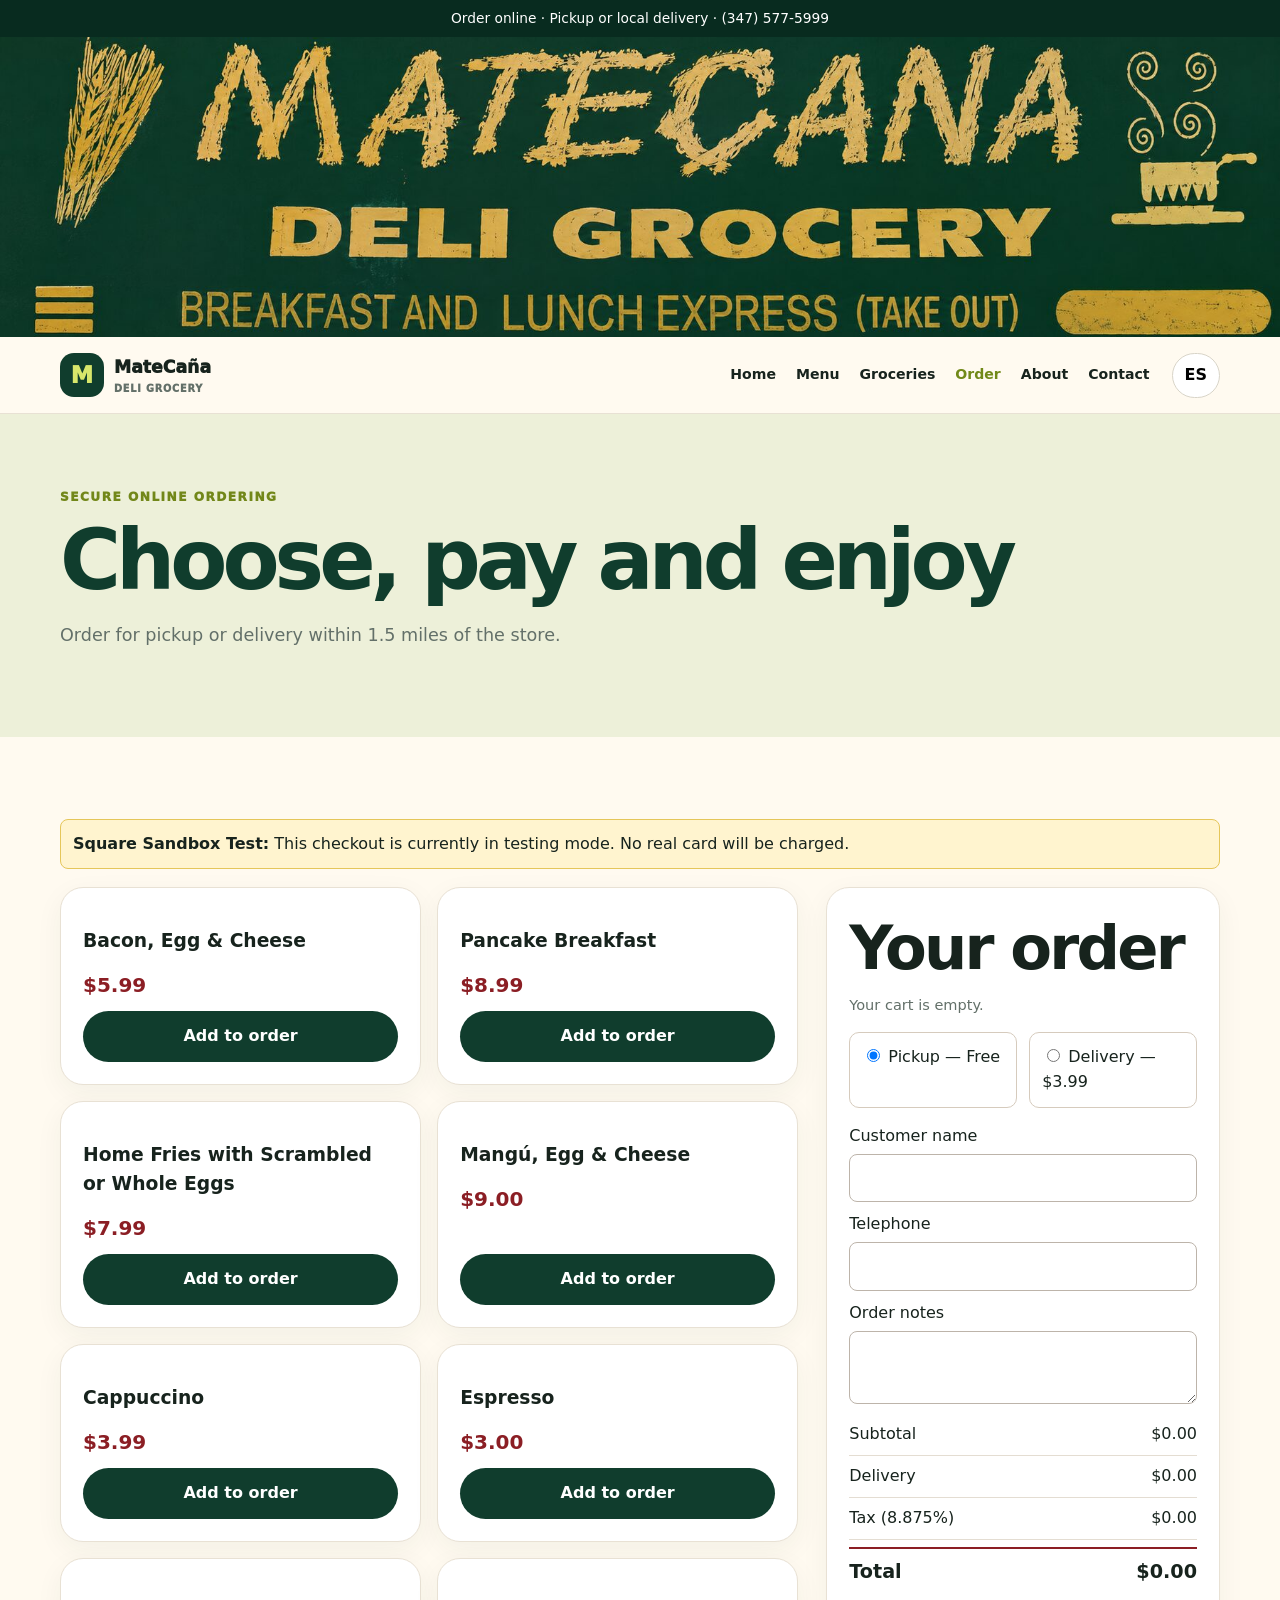
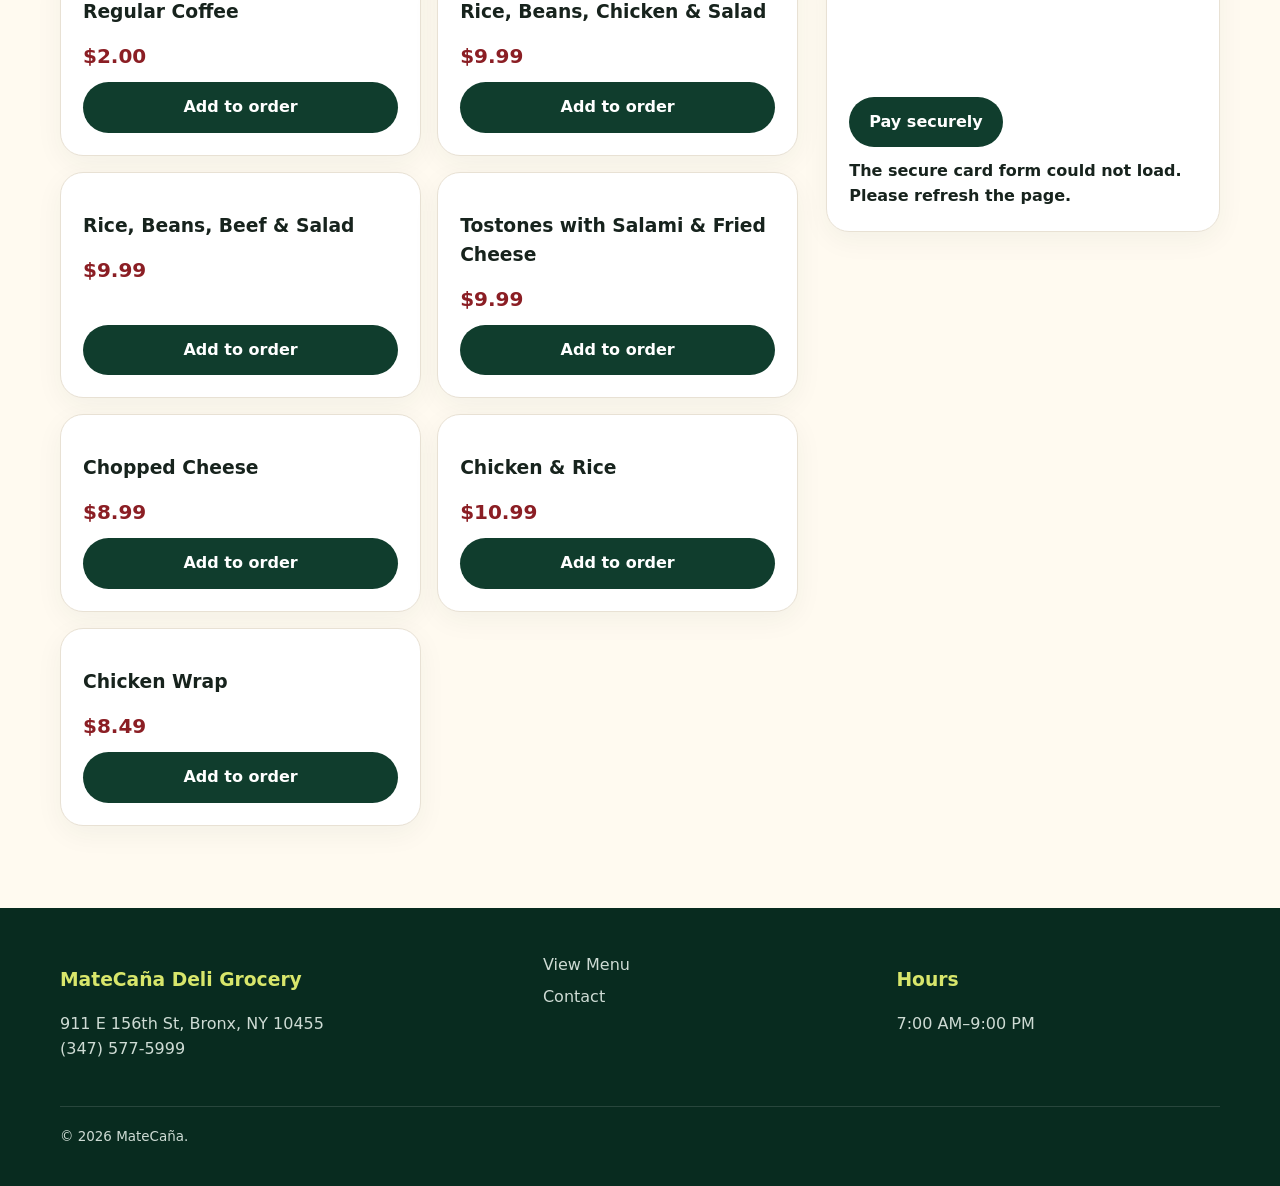
<file: order.html>
<!doctype html>
<html lang="en">
<head>
  <meta charset="utf-8">
  <meta name="viewport" content="width=device-width,initial-scale=1">
  <meta name="description" content="Order food online for pickup or delivery from MateCaña Deli Grocery.">
  <title>Order Online | MateCaña</title>
  <link rel="stylesheet" href="styles.css?v=2">
  <script src="https://sandbox.web.squarecdn.com/v1/square.js"></script>
  <style>
    .shop-layout{display:grid;grid-template-columns:minmax(0,1.5fr) minmax(300px,.8fr);gap:28px;align-items:start}.products{display:grid;grid-template-columns:repeat(2,minmax(0,1fr));gap:16px}.product-card{display:flex;flex-direction:column;gap:10px}.product-card .price{font-size:1.25rem;font-weight:800;color:#8b1e24}.product-card button{margin-top:auto}.checkout-box{position:sticky;top:20px}.cart-line,.total-line{display:flex;justify-content:space-between;gap:12px;padding:8px 0;border-bottom:1px solid #e4ddd2}.cart-controls{display:flex;align-items:center;gap:7px}.cart-controls button{width:28px;height:28px;border:0;border-radius:50%;background:#8b1e24;color:#fff;font-weight:800;cursor:pointer}.total-line.grand{font-size:1.2rem;font-weight:800;border-top:2px solid #8b1e24;border-bottom:0;margin-top:7px}.choice-row{display:flex;gap:12px;margin:16px 0}.choice-row label{flex:1;padding:12px;border:1px solid #d6cbbd;border-radius:10px;cursor:pointer}.field{display:flex;flex-direction:column;gap:5px;margin:10px 0}.field input,.field textarea{padding:11px;border:1px solid #bdb4aa;border-radius:8px;font:inherit}.hidden{display:none!important}#card-container{min-height:90px;margin-top:12px}#payment-status{margin-top:12px;font-weight:700}.sandbox-note{background:#fff4cf;border:1px solid #e5c65a;padding:12px;border-radius:8px;margin-bottom:18px}@media(max-width:850px){.shop-layout{grid-template-columns:1fr}.checkout-box{position:static}}@media(max-width:560px){.products{grid-template-columns:1fr}}
  </style>
</head>
<body>
  <div class="topbar" data-en="Order online · Pickup or local delivery · (347) 577-5999" data-es="Ordena en línea · Recogida o entrega local · (347) 577-5999">Order online · Pickup or local delivery · (347) 577-5999</div>
  <a class="original-banner" href="index.html" aria-label="MateCaña home"><img src="assets/matecana-original-banner.jpg" alt="MateCaña Deli Grocery — Breakfast and Lunch Express"></a>
  <nav class="nav"><div class="wrap navin"><a class="brand" href="index.html"><span class="brandmark">M</span><div>MateCaña<small>Deli Grocery</small></div></a><div class="links"><a href="index.html" data-en="Home" data-es="Inicio">Home</a><a href="menu.html" data-en="Menu" data-es="Menú">Menu</a><a href="groceries.html" data-en="Groceries" data-es="Productos">Groceries</a><a class="active" href="order.html" data-en="Order" data-es="Ordenar">Order</a><a href="about.html" data-en="About" data-es="Nosotros">About</a><a href="contact.html" data-en="Contact" data-es="Contacto">Contact</a></div><button class="lang">ES</button><button class="menu-toggle" aria-label="Menu">☰</button></div></nav>
  <main>
    <header class="pagehero"><div class="wrap"><span class="kicker" data-en="Secure online ordering" data-es="Pedidos seguros en línea">Secure online ordering</span><h1 data-en="Choose, pay and enjoy" data-es="Escoge, paga y disfruta">Choose, pay and enjoy</h1><p data-en="Order for pickup or delivery within 1.5 miles of the store." data-es="Ordena para recoger o recibir dentro de 1.5 millas de la tienda.">Order for pickup or delivery within 1.5 miles of the store.</p></div></header>
    <section><div class="wrap">
      <div class="sandbox-note"><strong>Square Sandbox Test:</strong> This checkout is currently in testing mode. No real card will be charged.</div>
      <div class="shop-layout">
        <div class="products" id="products"></div>
        <aside class="card checkout-box">
          <h2 data-en="Your order" data-es="Tu orden">Your order</h2>
          <div id="cart"><p>Your cart is empty.</p></div>
          <div class="choice-row">
            <label><input type="radio" name="fulfillment" value="pickup" checked> <span data-en="Pickup — Free" data-es="Recoger — Gratis">Pickup — Free</span></label>
            <label><input type="radio" name="fulfillment" value="delivery"> <span data-en="Delivery — $3.99" data-es="Entrega — $3.99">Delivery — $3.99</span></label>
          </div>
          <div id="delivery-fields" class="hidden">
            <p><strong>Delivery minimum: $15.00</strong><br>Delivery is limited to 1.5 miles from 911 E 156th St.</p>
            <label class="field">Delivery address<input id="address" autocomplete="street-address"></label>
            <label class="field">Apartment (optional)<input id="apartment" autocomplete="address-line2"></label>
          </div>
          <label class="field">Customer name<input id="customer-name" autocomplete="name"></label>
          <label class="field">Telephone<input id="phone" type="tel" autocomplete="tel"></label>
          <label class="field">Order notes<textarea id="notes" rows="2"></textarea></label>
          <div id="totals"></div>
          <div id="card-container"></div>
          <button class="button" id="pay-button" type="button" disabled>Pay securely</button>
          <div id="payment-status" role="status"></div>
        </aside>
      </div>
    </div></section>
  </main>
  <footer class="footer"><div class="wrap footergrid"><div><h3>MateCaña Deli Grocery</h3><p>911 E 156th St, Bronx, NY 10455<br>(347) 577-5999</p></div><div><a href="menu.html">View Menu</a><a href="contact.html">Contact</a></div><div><h3>Hours</h3><p>7:00 AM–9:00 PM</p></div></div><div class="wrap copyright">© <span data-year></span> MateCaña.</div></footer>
  <script src="site.js"></script>
  <script>
    const CATALOG = [
      {id:'bacon-egg-cheese',name:'Bacon, Egg & Cheese',price:599},
      {id:'pancake-breakfast',name:'Pancake Breakfast',price:899},
      {id:'home-fries-eggs',name:'Home Fries with Scrambled or Whole Eggs',price:799},
      {id:'mangu-egg-cheese',name:'Mangú, Egg & Cheese',price:900},
      {id:'cappuccino',name:'Cappuccino',price:399},
      {id:'espresso',name:'Espresso',price:300},
      {id:'regular-coffee',name:'Regular Coffee',price:200},
      {id:'rice-beans-chicken-salad',name:'Rice, Beans, Chicken & Salad',price:999},
      {id:'rice-beans-beef-salad',name:'Rice, Beans, Beef & Salad',price:999},
      {id:'tostones-salami-fried-cheese',name:'Tostones with Salami & Fried Cheese',price:999},
      {id:'chopped-cheese',name:'Chopped Cheese',price:899},
      {id:'chicken-rice',name:'Chicken & Rice',price:1099},
      {id:'chicken-wrap',name:'Chicken Wrap',price:849}
    ];
    const APPLICATION_ID = 'sandbox-sq0idb-AJaMt1NBq7Nl3EQgsT6QpQ';
    const LOCATION_ID = 'LVV4CH5KDTWDA';
    const PAYMENT_ENDPOINT = 'https://matecana-payments.facesmart.workers.dev/';
    const TAX_RATE = 0.08875;
    const DELIVERY_FEE = 399;
    const DELIVERY_MINIMUM = 1500;
    const cart = {};
    const money = cents => new Intl.NumberFormat('en-US',{style:'currency',currency:'USD'}).format(cents/100);
    const productsEl = document.getElementById('products');
    CATALOG.forEach(item => {
      const article = document.createElement('article');
      article.className = 'card product-card';
      article.innerHTML = '<h3>'+item.name+'</h3><div class="price">'+money(item.price)+'</div><button class="button" type="button">Add to order</button>';
      article.querySelector('button').addEventListener('click',()=>{cart[item.id]=(cart[item.id]||0)+1;renderCart();});
      productsEl.appendChild(article);
    });
    function fulfillment(){return document.querySelector('input[name="fulfillment"]:checked').value;}
    function calculate(){
      const subtotal=CATALOG.reduce((sum,item)=>sum+(cart[item.id]||0)*item.price,0);
      const delivery=fulfillment()==='delivery'?DELIVERY_FEE:0;
      const tax=Math.round((subtotal+delivery)*TAX_RATE);
      return {subtotal,delivery,tax,total:subtotal+delivery+tax};
    }
    function renderCart(){
      const lines=CATALOG.filter(i=>cart[i.id]);
      document.getElementById('cart').innerHTML=lines.length?lines.map(i=>'<div class="cart-line"><span>'+i.name+'</span><span class="cart-controls"><button data-id="'+i.id+'" data-change="-1">−</button><b>'+cart[i.id]+'</b><button data-id="'+i.id+'" data-change="1">+</button></span><strong>'+money(i.price*cart[i.id])+'</strong></div>').join(''):'<p>Your cart is empty.</p>';
      document.querySelectorAll('.cart-controls button').forEach(b=>b.onclick=()=>{const id=b.dataset.id;cart[id]=Math.max(0,(cart[id]||0)+Number(b.dataset.change));renderCart();});
      const t=calculate();
      document.getElementById('totals').innerHTML='<div class="total-line"><span>Subtotal</span><span>'+money(t.subtotal)+'</span></div><div class="total-line"><span>Delivery</span><span>'+money(t.delivery)+'</span></div><div class="total-line"><span>Tax (8.875%)</span><span>'+money(t.tax)+'</span></div><div class="total-line grand"><span>Total</span><span>'+money(t.total)+'</span></div>';
      document.getElementById('pay-button').disabled=!lines.length;
    }
    document.querySelectorAll('input[name="fulfillment"]').forEach(r=>r.addEventListener('change',()=>{document.getElementById('delivery-fields').classList.toggle('hidden',fulfillment()!=='delivery');renderCart();}));
    let card;
    async function initializeSquare(){
      const payments=Square.payments(APPLICATION_ID,LOCATION_ID);
      card=await payments.card();
      await card.attach('#card-container');
    }
    async function pay(){
      const status=document.getElementById('payment-status');
      const t=calculate();
      if(!t.subtotal){status.textContent='Add at least one item.';return;}
      if(fulfillment()==='delivery'&&t.subtotal<DELIVERY_MINIMUM){status.textContent='Delivery requires a $15.00 minimum before tax and delivery fee.';return;}
      if(!document.getElementById('customer-name').value.trim()||!document.getElementById('phone').value.trim()){status.textContent='Enter your name and telephone number.';return;}
      if(fulfillment()==='delivery'&&!document.getElementById('address').value.trim()){status.textContent='Enter the delivery address.';return;}
      const button=document.getElementById('pay-button');button.disabled=true;status.textContent='Processing secure payment…';
      try{
        const tokenResult=await card.tokenize();
        if(tokenResult.status!=='OK')throw new Error('Card information could not be verified.');
        const response=await fetch(PAYMENT_ENDPOINT,{method:'POST',headers:{'Content-Type':'application/json'},body:JSON.stringify({sourceId:tokenResult.token,amount:t.total,items:CATALOG.filter(i=>cart[i.id]).map(i=>({id:i.id,quantity:cart[i.id]})),fulfillment:fulfillment(),customer:{name:document.getElementById('customer-name').value.trim(),phone:document.getElementById('phone').value.trim(),address:document.getElementById('address').value.trim(),apartment:document.getElementById('apartment').value.trim(),notes:document.getElementById('notes').value.trim()}})});
        const result=await response.json();
        if(!response.ok||!result.payment)throw new Error(result.errors?.[0]?.detail||result.error||'Payment was not approved.');
        status.textContent='Payment approved! Order number: '+result.payment.id;
        Object.keys(cart).forEach(k=>delete cart[k]);renderCart();
      }catch(error){status.textContent=error.message;}finally{button.disabled=false;}
    }
    document.getElementById('pay-button').addEventListener('click',pay);
    renderCart();
    initializeSquare().catch(()=>{document.getElementById('payment-status').textContent='The secure card form could not load. Please refresh the page.';});
  </script>
</body>
</html>
</file>
<file: styles.css>
:root{--green:#103d2d;--green2:#1f6047;--gold:#e1b84f;--lime:#d8e66b;--cream:#fffaf0;--ink:#17231d;--muted:#637069;--white:#fff;--line:#e8e1d4;--shadow:0 18px 45px rgba(16,61,45,.14)}
*{box-sizing:border-box}html{scroll-behavior:smooth}body{margin:0;background:var(--cream);color:var(--ink);font-family:Inter,ui-sans-serif,system-ui,-apple-system,"Segoe UI",sans-serif;line-height:1.55}a{color:inherit;text-decoration:none}button{font:inherit;cursor:pointer}.wrap{width:min(1160px,calc(100% - 32px));margin:auto}.topbar{background:#082b1f;color:#fff;text-align:center;padding:8px;font-size:.86rem}.nav{position:sticky;top:0;z-index:20;background:rgba(255,250,240,.96);backdrop-filter:blur(12px);border-bottom:1px solid var(--line)}.navin{min-height:76px;display:flex;align-items:center;gap:22px}.brand{display:flex;align-items:center;gap:10px;margin-right:auto;font-weight:950;font-size:1.08rem}.brandmark{width:44px;height:44px;border-radius:14px;background:var(--green);color:var(--lime);display:grid;place-items:center;font-size:1.4rem}.brand small{display:block;color:var(--muted);font-size:.61rem;letter-spacing:.08em;text-transform:uppercase}.links{display:flex;gap:20px;font-size:.88rem;font-weight:800}.links a:hover,.links a.active{color:#718918}.lang,.menu-toggle{border:1px solid #d8d4c8;background:#fff;border-radius:999px;padding:9px 12px;font-weight:850}.menu-toggle{display:none}.button{display:inline-flex;justify-content:center;align-items:center;border:0;border-radius:999px;padding:13px 20px;background:var(--green);color:#fff;font-weight:850}.button.gold{background:var(--gold);color:#27321d}.button.outline{background:transparent;color:var(--green);border:2px solid var(--green)}
.hero{padding:74px 0 80px;background:radial-gradient(circle at 80% 10%,rgba(216,230,107,.32),transparent 30%),linear-gradient(135deg,#fffaf0,#f1efd5)}.hero-grid{display:grid;grid-template-columns:1fr 1fr;gap:54px;align-items:center}.eyebrow,.kicker{color:#728719;font-size:.76rem;font-weight:950;text-transform:uppercase;letter-spacing:.12em}.hero h1,.pagehero h1{font-size:clamp(3rem,7vw,6rem);line-height:.92;letter-spacing:-.06em;color:var(--green);margin:14px 0 22px}.hero h1 em{font-style:normal;color:#91a72e}.lead{font-size:1.13rem;color:#526159;max-width:650px}.actions{display:flex;gap:12px;flex-wrap:wrap;margin-top:28px}.storefront{width:100%;height:430px;object-fit:cover;object-position:center 36%;border:8px solid #fff;border-radius:30px;box-shadow:var(--shadow)}.quick{margin-top:-30px;position:relative;z-index:2}.quickgrid{display:grid;grid-template-columns:repeat(3,1fr);background:#fff;border:1px solid var(--line);border-radius:24px;box-shadow:var(--shadow)}.quickitem{padding:25px;display:flex;gap:13px}.quickitem+.quickitem{border-left:1px solid var(--line)}.quickitem span{font-size:1.6rem}.quickitem b,.quickitem small{display:block}.quickitem small{color:var(--muted)}
section{padding:82px 0}.sectionhead{display:flex;justify-content:space-between;align-items:end;gap:25px;margin-bottom:30px}.sectionhead h2,h2{font-size:clamp(2.1rem,5vw,3.8rem);line-height:1;letter-spacing:-.045em;margin:8px 0}.sectionhead p{max-width:490px;color:var(--muted)}.grid3,.grid4{display:grid;gap:18px}.grid3{grid-template-columns:repeat(3,1fr)}.grid4{grid-template-columns:repeat(4,1fr)}.card{background:#fff;border:1px solid var(--line);border-radius:23px;padding:22px;box-shadow:0 8px 28px rgba(16,61,45,.05)}.card .art{height:150px;background:#eff2db;border-radius:17px;display:grid;place-items:center;font-size:4rem}.card h3{margin:16px 0 5px}.card p{color:var(--muted);font-size:.91rem}.price{font-size:1.25rem;color:var(--green);font-weight:950}.dark{background:var(--green);color:#fff}.dark h2{color:var(--lime)}.dark p{color:#d2ded8}.featureicon{font-size:2rem}.cta{background:var(--gold);padding:36px;border-radius:30px;display:flex;justify-content:space-between;align-items:center;gap:25px}.cta h2{font-size:clamp(2rem,4vw,3.2rem);color:var(--green);margin:0}.pagehero{padding:70px 0;background:#edf0d9}.pagehero p{max-width:700px;color:var(--muted);font-size:1.1rem}.pagehero h1{font-size:clamp(3rem,7vw,5.2rem)}.category{margin-bottom:55px}.category h2{font-size:2.25rem}.menurow{display:flex;justify-content:space-between;gap:20px;padding:18px 0;border-bottom:1px solid var(--line)}.menurow h3{margin:0}.menurow p{margin:4px 0;color:var(--muted)}.menuprice{white-space:nowrap;font-size:1.1rem;font-weight:950;color:var(--green)}.notice{padding:16px 18px;border-radius:15px;background:#f3ebcf;color:#66541f;font-size:.9rem}.steps{counter-reset:step}.step{position:relative;padding-left:66px}.step:before{counter-increment:step;content:counter(step);position:absolute;left:0;top:0;width:46px;height:46px;border-radius:50%;display:grid;place-items:center;background:var(--green);color:#fff;font-weight:950}.contactgrid{display:grid;grid-template-columns:.9fr 1.1fr;gap:20px}.info{background:#fff;border:1px solid var(--line);border-radius:25px;padding:28px}.inforow{padding:17px 0;border-bottom:1px solid var(--line)}.inforow:last-child{border:0}.inforow b,.inforow span{display:block}.inforow span{color:var(--muted)}.maplink{min-height:360px;border-radius:25px;background:linear-gradient(rgba(16,61,45,.72),rgba(16,61,45,.72)),url('assets/matecana-storefront.jpeg') center/cover;display:grid;place-items:center;text-align:center;color:#fff;padding:30px}.footer{background:#082b1f;color:#cedbd4;padding:38px 0}.footergrid{display:grid;grid-template-columns:1.4fr 1fr 1fr;gap:30px}.footer h3{color:var(--lime)}.footer a{display:block;margin:7px 0}.copyright{border-top:1px solid rgba(255,255,255,.13);margin-top:28px;padding-top:20px;font-size:.84rem}
@media(max-width:920px){.hero-grid,.contactgrid{grid-template-columns:1fr}.grid4{grid-template-columns:repeat(2,1fr)}.links{display:none;position:absolute;top:76px;left:0;right:0;background:#fff;padding:20px 25px;box-shadow:var(--shadow);flex-direction:column}.links.open{display:flex}.menu-toggle{display:block}.storefront{height:360px}.quickgrid{grid-template-columns:1fr}.quickitem+.quickitem{border-left:0;border-top:1px solid var(--line)}}
@media(max-width:620px){.grid3,.grid4,.footergrid{grid-template-columns:1fr}.sectionhead,.cta{display:block}.cta .button{margin-top:18px}.navin{gap:8px}.brand div{display:none}.hero{padding-top:50px}.storefront{height:290px}.pagehero{padding:55px 0}.menurow{display:block}.menuprice{display:block;margin-top:6px}.wrap{width:min(100% - 22px,1160px)}}

.original-banner{display:block;background:#06402f;line-height:0;overflow:hidden}.original-banner img{display:block;width:100%;height:auto;max-height:300px;object-fit:cover;object-position:center}
@media(max-width:620px){.original-banner img{min-height:120px;object-fit:cover}}
</file>
